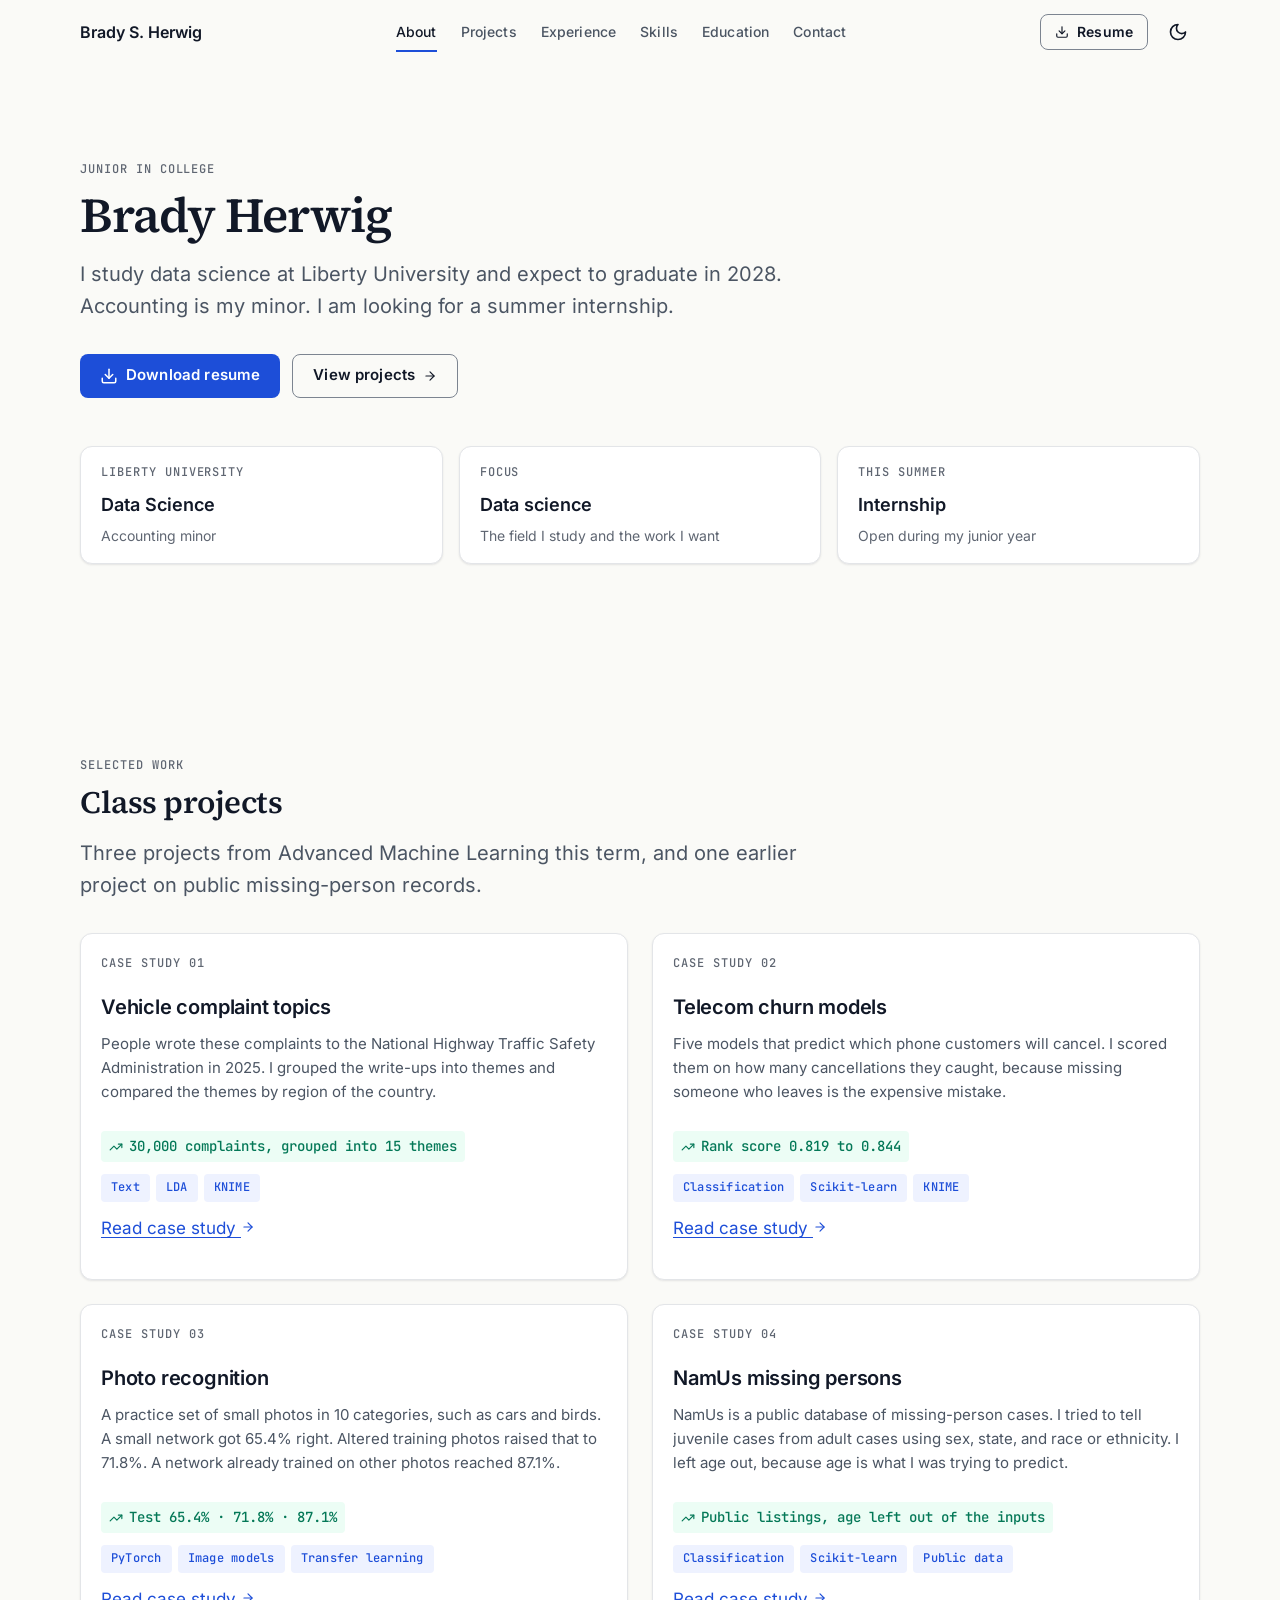
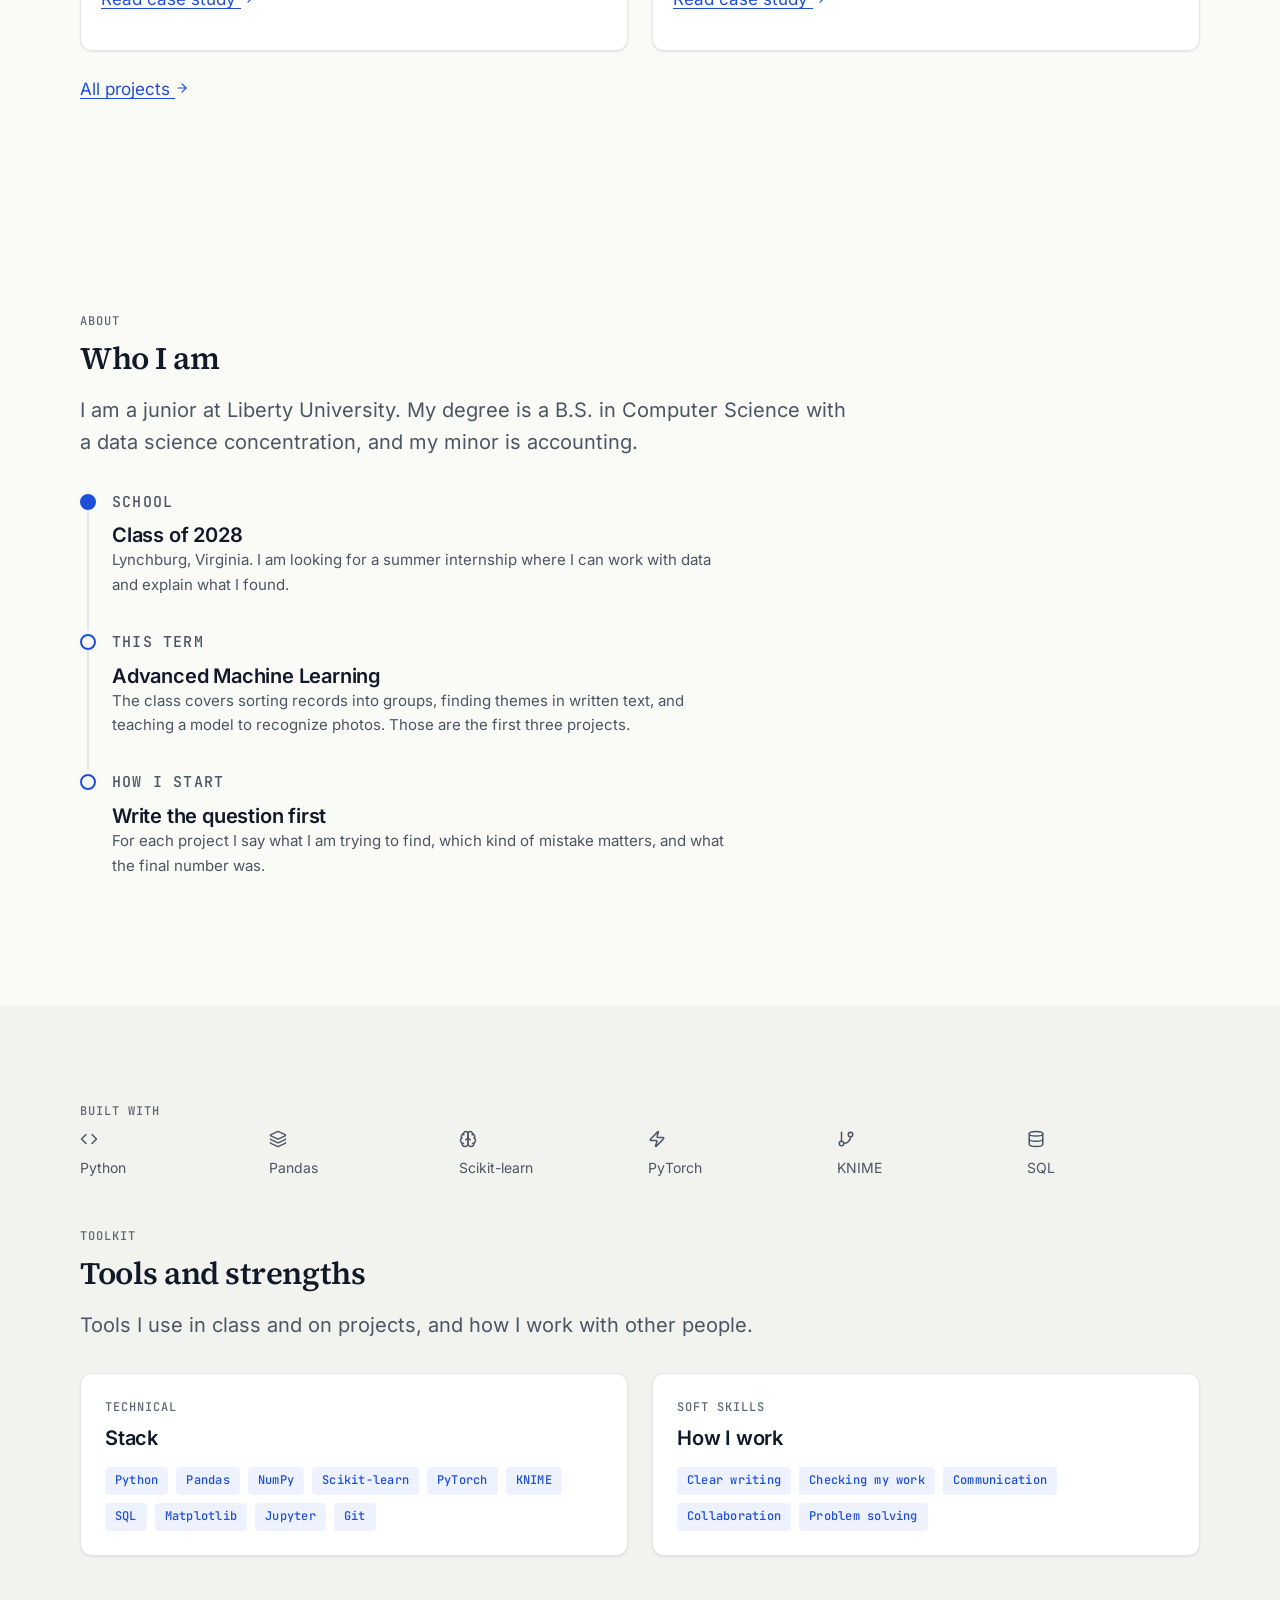
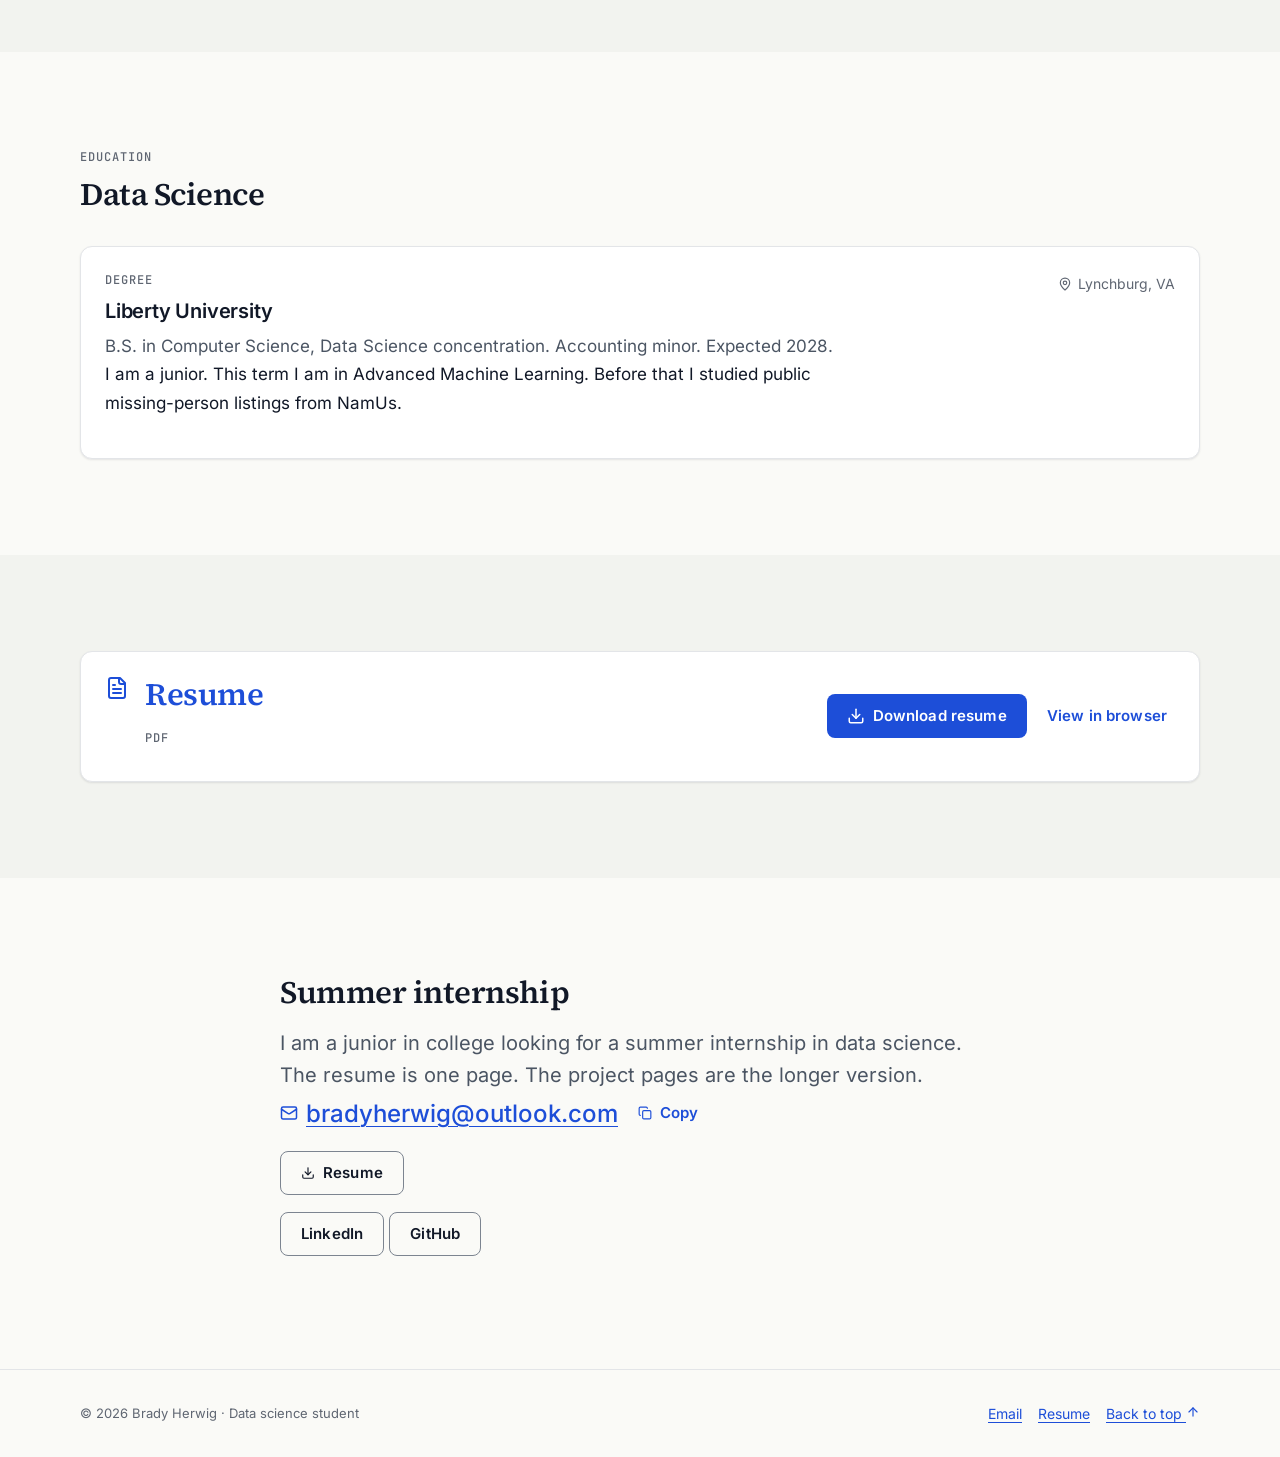
<file: index.html>
<!DOCTYPE html>
<html lang="en">
<head>
  <meta charset="utf-8">
  <meta name="viewport" content="width=device-width, initial-scale=1">
  <title>Brady Herwig | Data Science Student</title>
  <meta name="description" content="Brady Herwig is a junior at Liberty University studying data science, with an accounting minor. He is looking for a summer internship.">
  <link rel="canonical" href="https://bradyherwig.github.io/">
  <meta name="author" content="Brady Herwig">
  <meta name="robots" content="index, follow">
  <meta name="theme-color" content="#FAFAF7" media="(prefers-color-scheme: light)">
  <meta name="theme-color" content="#0B1120" media="(prefers-color-scheme: dark)">
  <meta name="color-scheme" content="light dark">
  <meta property="og:type" content="website">
  <meta property="og:url" content="https://bradyherwig.github.io/">
  <meta property="og:title" content="Brady Herwig | Data Science Student">
  <meta property="og:description" content="Brady Herwig is a junior at Liberty University studying data science, with an accounting minor. He is looking for a summer internship.">
  <meta property="og:image" content="https://bradyherwig.github.io/assets/og.png">
  <meta property="og:image:width" content="1200">
  <meta property="og:image:height" content="630">
  <meta property="og:image:alt" content="Brady Herwig">
  <meta name="twitter:card" content="summary_large_image">
  <link rel="icon" href="favicon.svg" type="image/svg+xml">
  <link rel="icon" href="favicon-32.png" sizes="32x32">
  <link rel="apple-touch-icon" href="apple-touch-icon.png">
  <link rel="preload" href="assets/fonts/inter/inter-latin-400-normal.woff2" as="font" type="font/woff2" crossorigin>
  <link rel="preload" href="assets/fonts/source-serif-4/source-serif-4-latin-600-normal.woff2" as="font" type="font/woff2" crossorigin>
  <link rel="stylesheet" href="assets/fonts/fonts.css">
  <link rel="stylesheet" href="style.css?v=7">
  <script>
    (function () {
      var stored = null;
      try { stored = localStorage.getItem("theme"); } catch (e) {}
      var theme = stored || (window.matchMedia("(prefers-color-scheme: dark)").matches ? "dark" : "light");
      document.documentElement.setAttribute("data-theme", theme);
      document.documentElement.classList.add("js");
    })();
  </script>
  <script type="application/ld+json">
  {"@context":"https://schema.org","@type":"Person","name":"Brady Herwig","url":"https://bradyherwig.github.io/","jobTitle":"Data Science Student","alumniOf":{"@type":"CollegeOrUniversity","name":"Liberty University"},"email":"mailto:bradyherwig@outlook.com"}
  </script>
</head>
<body data-page="home">
  <a class="skip-link" href="#main">Skip to content</a>
  <header class="site-nav" id="site-nav">
    <div class="container nav__inner">
      <a class="wordmark" href="#about">Brady S. Herwig</a>
      <nav class="nav__links" aria-label="Primary">
        <a href="#about">About</a>
        <a href="#projects">Projects</a>
        <a href="#experience">Experience</a>
        <a href="#skills">Skills</a>
        <a href="#education">Education</a>
        <a href="#contact">Contact</a>
      </nav>
      <div class="nav__actions">
        <a class="btn btn--secondary btn--sm" href="resume/HerwigBradyResume.pdf" download="HerwigBradyResume.pdf">
          <span class="icon icon--sm" data-icon="download" aria-hidden="true"></span>
          Resume
        </a>
        <button class="icon-btn" id="theme-toggle" type="button" aria-label="Switch color theme">
          <span class="icon icon--md" data-icon="moon" id="theme-icon" aria-hidden="true"></span>
        </button>
        <button class="nav__menu-btn" id="mobile-menu-btn" type="button" aria-label="Open menu" aria-expanded="false" aria-controls="mobile-menu">
          <span class="icon icon--lg" data-icon="menu" id="menu-icon-open" aria-hidden="true"></span>
          <span class="icon icon--lg" data-icon="x" id="menu-icon-close" aria-hidden="true" hidden></span>
        </button>
      </div>
    </div>
    <div class="nav__mobile" id="mobile-menu" hidden>
      <a href="#about">About</a>
      <a href="#projects">Projects</a>
      <a href="#experience">Experience</a>
      <a href="#skills">Skills</a>
      <a href="#education">Education</a>
      <a href="#contact">Contact</a>
      <a class="btn btn--primary" href="resume/HerwigBradyResume.pdf" download="HerwigBradyResume.pdf">Resume</a>
    </div>
  </header>

  <main id="main">
    <section class="hero" id="about" aria-labelledby="hero-title">
      <div class="container">
        <p class="eyebrow">Junior in college</p>
        <h1 id="hero-title">Brady Herwig</h1>
        <p class="lead">I study data science at Liberty University and expect to graduate in 2028. Accounting is my minor. I am looking for a summer internship.</p>
        <div class="hero__actions">
          <a class="btn btn--primary" href="resume/HerwigBradyResume.pdf" download="HerwigBradyResume.pdf">
            <span class="icon" data-icon="download" aria-hidden="true"></span>
            Download resume
            <span class="sr-only">(PDF)</span>
          </a>
          <a class="btn btn--secondary" href="#projects">
            View projects
            <span class="icon icon--sm" data-icon="arrow-right" aria-hidden="true"></span>
          </a>
        </div>
        <div class="stat-strip">
          <article class="stat-cell">
            <p class="stat-cell__label">Liberty University</p>
            <p class="stat-cell__value">Data Science</p>
            <p class="stat-cell__sub">Accounting minor</p>
          </article>
          <article class="stat-cell">
            <p class="stat-cell__label">Focus</p>
            <p class="stat-cell__value">Data science</p>
            <p class="stat-cell__sub">The field I study and the work I want</p>
          </article>
          <article class="stat-cell">
            <p class="stat-cell__label">This summer</p>
            <p class="stat-cell__value">Internship</p>
            <p class="stat-cell__sub">Open during my junior year</p>
          </article>
        </div>
      </div>
    </section>

    <section class="section" id="projects" aria-labelledby="projects-title">
      <div class="container">
        <div class="section__head">
          <p class="eyebrow">Selected work</p>
          <h2 id="projects-title">Class projects</h2>
          <p class="lede">Three projects from Advanced Machine Learning this term, and one earlier project on public missing-person records.</p>
        </div>
        <div class="project-grid">
          <article class="project-card reveal">
            <p class="eyebrow">Case study 01</p>
            <h3><a href="projects.html#project-nhtsa-complaints">Vehicle complaint topics</a></h3>
            <p class="prose">People wrote these complaints to the National Highway Traffic Safety Administration in 2025. I grouped the write-ups into themes and compared the themes by region of the country.</p>
            <p class="metric"><span class="icon icon--sm" data-icon="trending-up" aria-hidden="true"></span>30,000 complaints, grouped into 15 themes</p>
            <div class="tags">
              <span class="badge">Text</span>
              <span class="badge">LDA</span>
              <span class="badge">KNIME</span>
            </div>
            <p class="card-links"><a href="projects.html#project-nhtsa-complaints">Read case study <span class="icon icon--sm" data-icon="arrow-right" aria-hidden="true"></span></a></p>
          </article>
          <article class="project-card reveal d1">
            <p class="eyebrow">Case study 02</p>
            <h3><a href="projects.html#project-churn-classification">Telecom churn models</a></h3>
            <p class="prose">Five models that predict which phone customers will cancel. I scored them on how many cancellations they caught, because missing someone who leaves is the expensive mistake.</p>
            <p class="metric"><span class="icon icon--sm" data-icon="trending-up" aria-hidden="true"></span>Rank score 0.819 to 0.844</p>
            <div class="tags">
              <span class="badge">Classification</span>
              <span class="badge">Scikit-learn</span>
              <span class="badge">KNIME</span>
            </div>
            <p class="card-links"><a href="projects.html#project-churn-classification">Read case study <span class="icon icon--sm" data-icon="arrow-right" aria-hidden="true"></span></a></p>
          </article>
          <article class="project-card reveal d2">
            <p class="eyebrow">Case study 03</p>
            <h3><a href="projects.html#project-cifar10-cnn">Photo recognition</a></h3>
            <p class="prose">A practice set of small photos in 10 categories, such as cars and birds. A small network got 65.4% right. Altered training photos raised that to 71.8%. A network already trained on other photos reached 87.1%.</p>
            <p class="metric"><span class="icon icon--sm" data-icon="trending-up" aria-hidden="true"></span>Test 65.4% · 71.8% · 87.1%</p>
            <div class="tags">
              <span class="badge">PyTorch</span>
              <span class="badge">Image models</span>
              <span class="badge">Transfer learning</span>
            </div>
            <p class="card-links"><a href="projects.html#project-cifar10-cnn">Read case study <span class="icon icon--sm" data-icon="arrow-right" aria-hidden="true"></span></a></p>
          </article>
          <article class="project-card reveal">
            <p class="eyebrow">Case study 04</p>
            <h3><a href="projects.html#project-namus-missing">NamUs missing persons</a></h3>
            <p class="prose">NamUs is a public database of missing-person cases. I tried to tell juvenile cases from adult cases using sex, state, and race or ethnicity. I left age out, because age is what I was trying to predict.</p>
            <p class="metric"><span class="icon icon--sm" data-icon="trending-up" aria-hidden="true"></span>Public listings, age left out of the inputs</p>
            <div class="tags">
              <span class="badge">Classification</span>
              <span class="badge">Scikit-learn</span>
              <span class="badge">Public data</span>
            </div>
            <p class="card-links"><a href="projects.html#project-namus-missing">Read case study <span class="icon icon--sm" data-icon="arrow-right" aria-hidden="true"></span></a></p>
          </article>
        </div>
        <p class="card-links" style="margin-top: 24px;"><a href="projects.html">All projects <span class="icon icon--sm" data-icon="arrow-right" aria-hidden="true"></span></a></p>
      </div>
    </section>

    <section class="section" id="experience" aria-labelledby="experience-title">
      <div class="container">
        <div class="section__head">
          <p class="eyebrow">About</p>
          <h2 id="experience-title">Who I am</h2>
          <p class="lede">I am a junior at Liberty University. My degree is a B.S. in Computer Science with a data science concentration, and my minor is accounting.</p>
        </div>
        <ol class="timeline">
          <li class="reveal">
            <p class="eyebrow">School</p>
            <h3>Class of 2028</h3>
            <p>Lynchburg, Virginia. I am looking for a summer internship where I can work with data and explain what I found.</p>
          </li>
          <li class="reveal d1">
            <p class="eyebrow">This term</p>
            <h3>Advanced Machine Learning</h3>
            <p>The class covers sorting records into groups, finding themes in written text, and teaching a model to recognize photos. Those are the first three projects.</p>
          </li>
          <li class="reveal d2">
            <p class="eyebrow">How I start</p>
            <h3>Write the question first</h3>
            <p>For each project I say what I am trying to find, which kind of mistake matters, and what the final number was.</p>
          </li>
        </ol>
      </div>
    </section>

    <section class="section band" id="skills" aria-labelledby="skills-title">
      <div class="container">
        <p class="eyebrow">Built with</p>
        <ul class="tool-row" role="list">
          <li><span class="icon" data-icon="code" aria-hidden="true"></span>Python</li>
          <li><span class="icon" data-icon="layers" aria-hidden="true"></span>Pandas</li>
          <li><span class="icon" data-icon="brain" aria-hidden="true"></span>Scikit-learn</li>
          <li><span class="icon" data-icon="zap" aria-hidden="true"></span>PyTorch</li>
          <li><span class="icon" data-icon="git-branch" aria-hidden="true"></span>KNIME</li>
          <li><span class="icon" data-icon="database" aria-hidden="true"></span>SQL</li>
        </ul>
        <div class="section__head section__head--follow">
          <p class="eyebrow">Toolkit</p>
          <h2 id="skills-title">Tools and strengths</h2>
          <p class="lede">Tools I use in class and on projects, and how I work with other people.</p>
        </div>
        <div class="skill-groups">
          <div class="skill-card reveal">
            <p class="eyebrow">Technical</p>
            <h3>Stack</h3>
            <div id="tech-skills" class="skill-list"></div>
          </div>
          <div class="skill-card reveal d1">
            <p class="eyebrow">Soft skills</p>
            <h3>How I work</h3>
            <div id="soft-skills" class="skill-list"></div>
          </div>
        </div>
      </div>
    </section>

    <section class="section" id="education" aria-labelledby="education-title">
      <div class="container">
        <div class="section__head">
          <p class="eyebrow">Education</p>
          <h2 id="education-title">Data Science</h2>
        </div>
        <article class="edu-card reveal">
          <div class="edu-card__top">
            <div>
              <p class="eyebrow">Degree</p>
              <h3>Liberty University</h3>
              <p class="edu-meta">B.S. in Computer Science, Data Science concentration. Accounting minor. Expected 2028.</p>
            </div>
            <div class="edu-card__aside">
              <p class="place"><span class="icon icon--sm" data-icon="map-pin" aria-hidden="true"></span>Lynchburg, VA</p>
            </div>
          </div>
          <p>I am a junior. This term I am in Advanced Machine Learning. Before that I studied public missing-person listings from NamUs.</p>
        </article>
      </div>
    </section>

    <section class="section band" id="resume" aria-labelledby="resume-title">
      <div class="container">
        <article class="resume-card">
          <div class="resume-card__id">
            <span class="icon icon--lg" data-icon="file-text" aria-hidden="true"></span>
            <div>
              <h2 id="resume-title">Resume</h2>
              <p class="eyebrow">PDF</p>
            </div>
          </div>
          <div class="resume-card__actions">
            <a class="btn btn--primary" href="resume/HerwigBradyResume.pdf" download="HerwigBradyResume.pdf">
              <span class="icon" data-icon="download" aria-hidden="true"></span>
              Download resume
              <span class="sr-only">(PDF)</span>
            </a>
            <a class="btn btn--ghost" href="resume/HerwigBradyResume.pdf">View in browser</a>
          </div>
        </article>
      </div>
    </section>

    <section class="section" id="contact" aria-labelledby="contact-title">
      <div class="container container--narrow">
        <h2 id="contact-title">Summer internship</h2>
        <p class="lede">I am a junior in college looking for a summer internship in data science. The resume is one page. The project pages are the longer version.</p>
        <div class="contact-row">
          <a class="contact-mail" href="mailto:bradyherwig@outlook.com">
            <span class="icon" data-icon="mail" aria-hidden="true"></span>
            bradyherwig@outlook.com
          </a>
          <button class="btn btn--ghost" id="copy-email" type="button">
            <span class="icon icon--sm" data-icon="copy" id="copy-icon" aria-hidden="true"></span>
            Copy
          </button>
          <p class="sr-only" id="copy-status" aria-live="polite"></p>
        </div>
        <p>
          <a class="btn btn--secondary" href="resume/HerwigBradyResume.pdf" download="HerwigBradyResume.pdf">
            <span class="icon icon--sm" data-icon="download" aria-hidden="true"></span>
            Resume
          </a>
        </p>
        <p class="profile-slots">
          <a class="profile-link btn btn--secondary" data-slot="linkedin" hidden href="">LinkedIn</a>
          <a class="profile-link btn btn--secondary" data-slot="github" hidden href="">GitHub</a>
        </p>
      </div>
    </section>
  </main>

  <footer class="site-footer">
    <div class="container footer__row">
      <p class="footer__copy">© <span id="year">2026</span> Brady Herwig · Data science student</p>
      <div class="footer__links">
        <a href="mailto:bradyherwig@outlook.com">Email</a>
        <a href="resume/HerwigBradyResume.pdf" download="HerwigBradyResume.pdf">Resume</a>
        <a href="#about">Back to top <span class="icon icon--sm" data-icon="arrow-up" aria-hidden="true"></span></a>
        <a class="profile-link" data-slot="linkedin" hidden href="">LinkedIn</a>
        <a class="profile-link" data-slot="github" hidden href="">GitHub</a>
      </div>
    </div>
  </footer>
  <script src="script.js?v=7" defer></script>
</body>
</html>
</file>
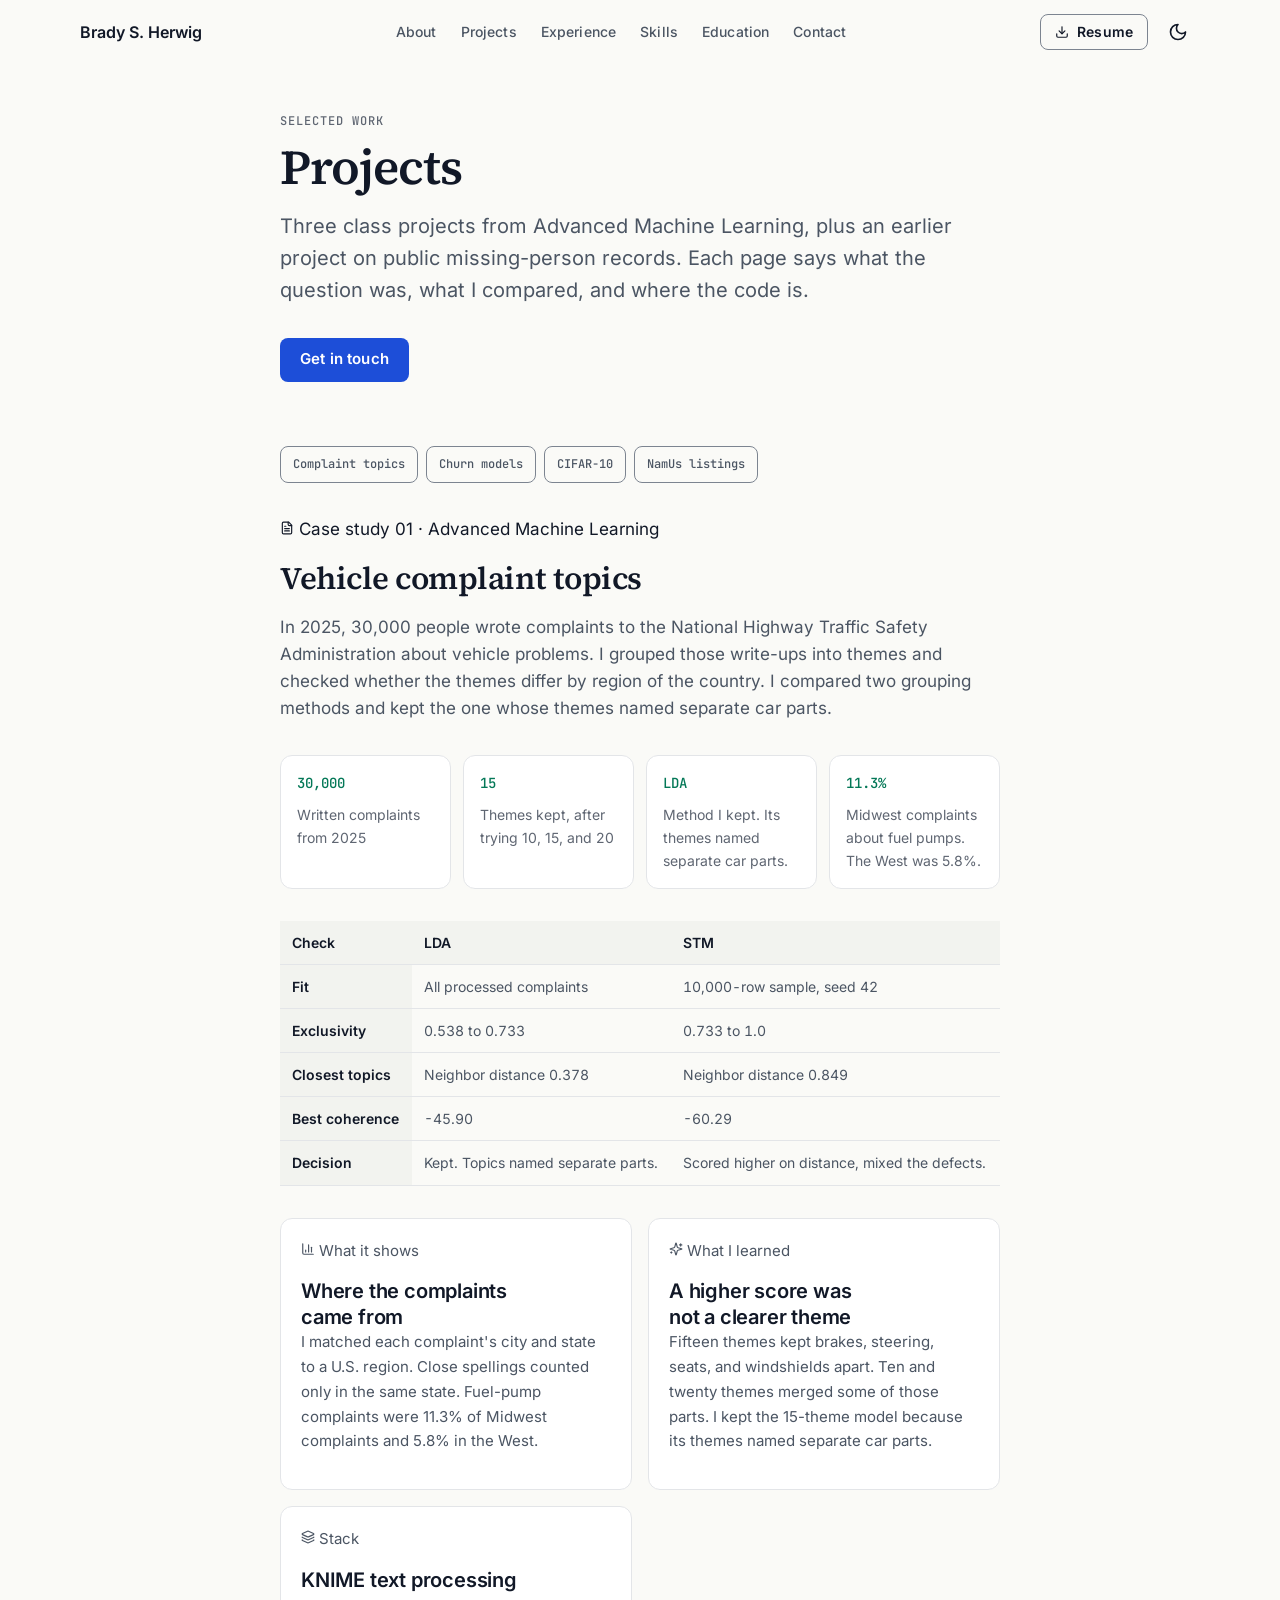
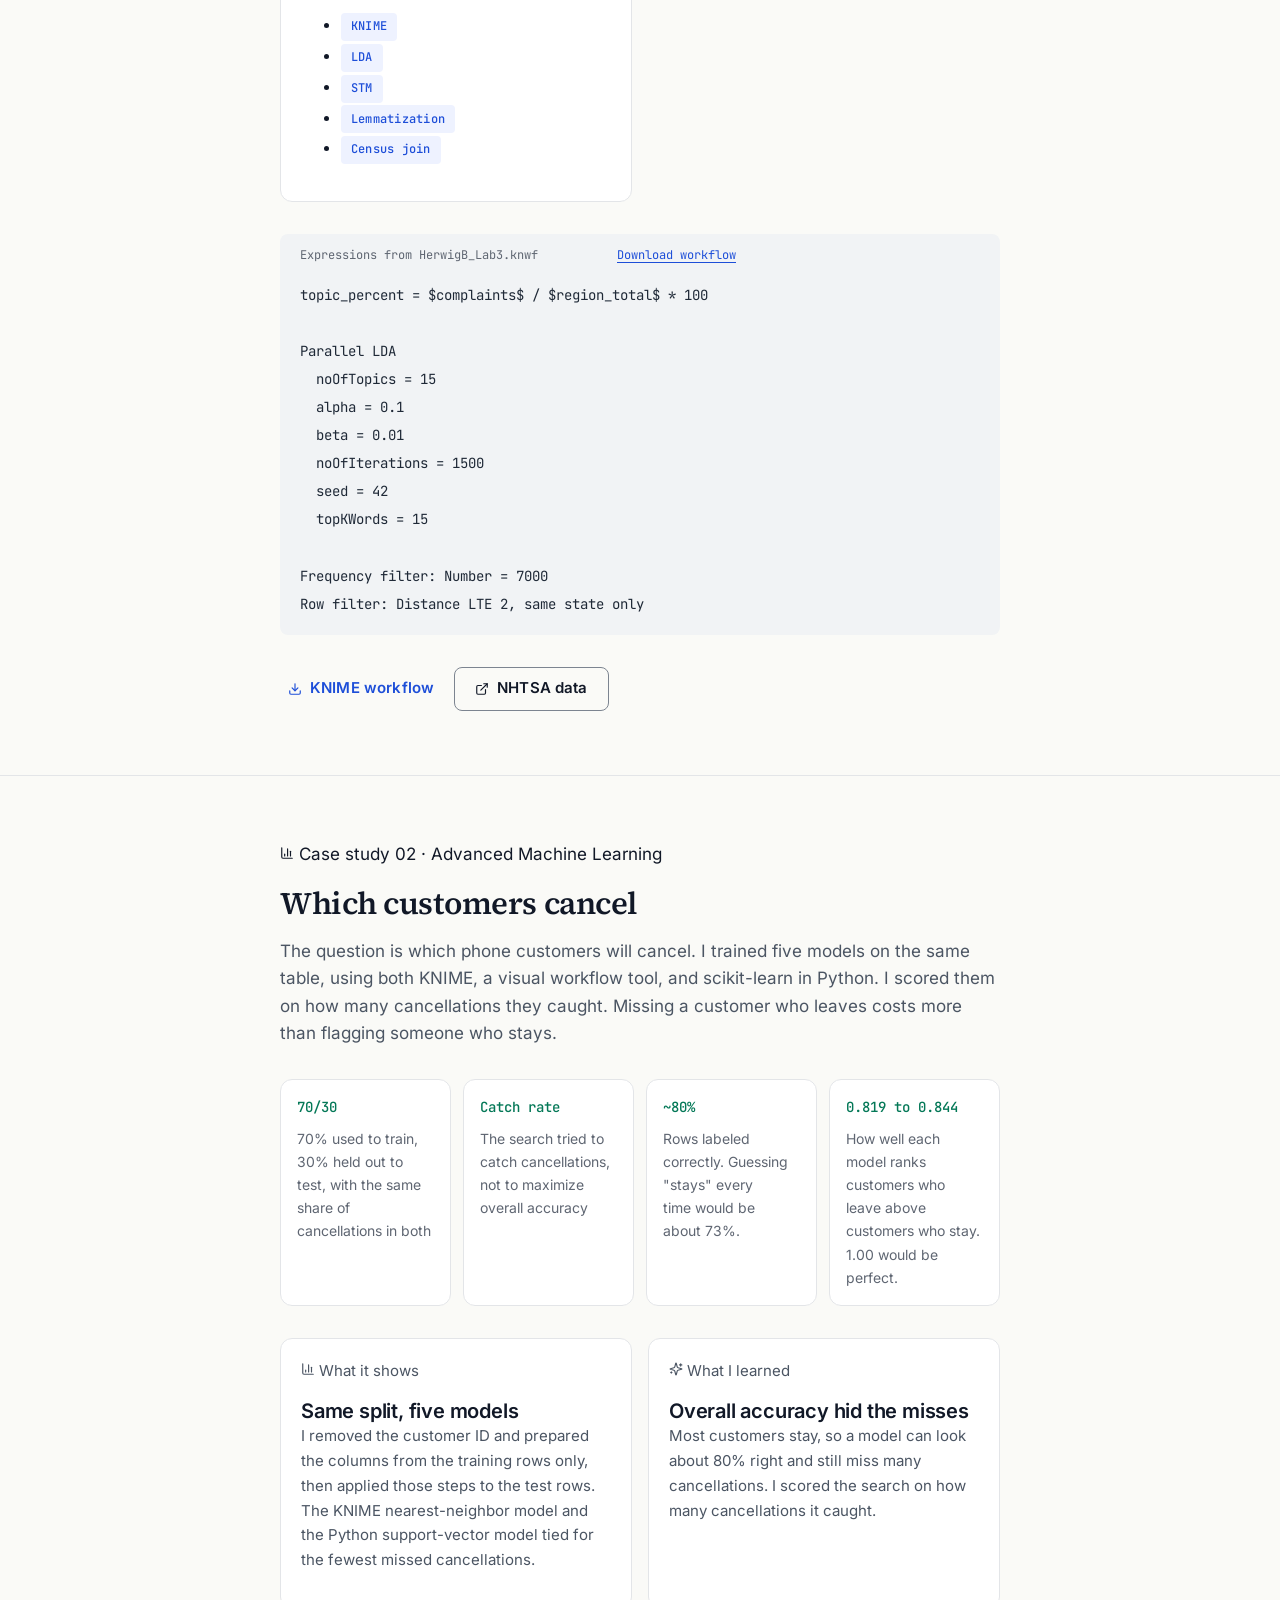
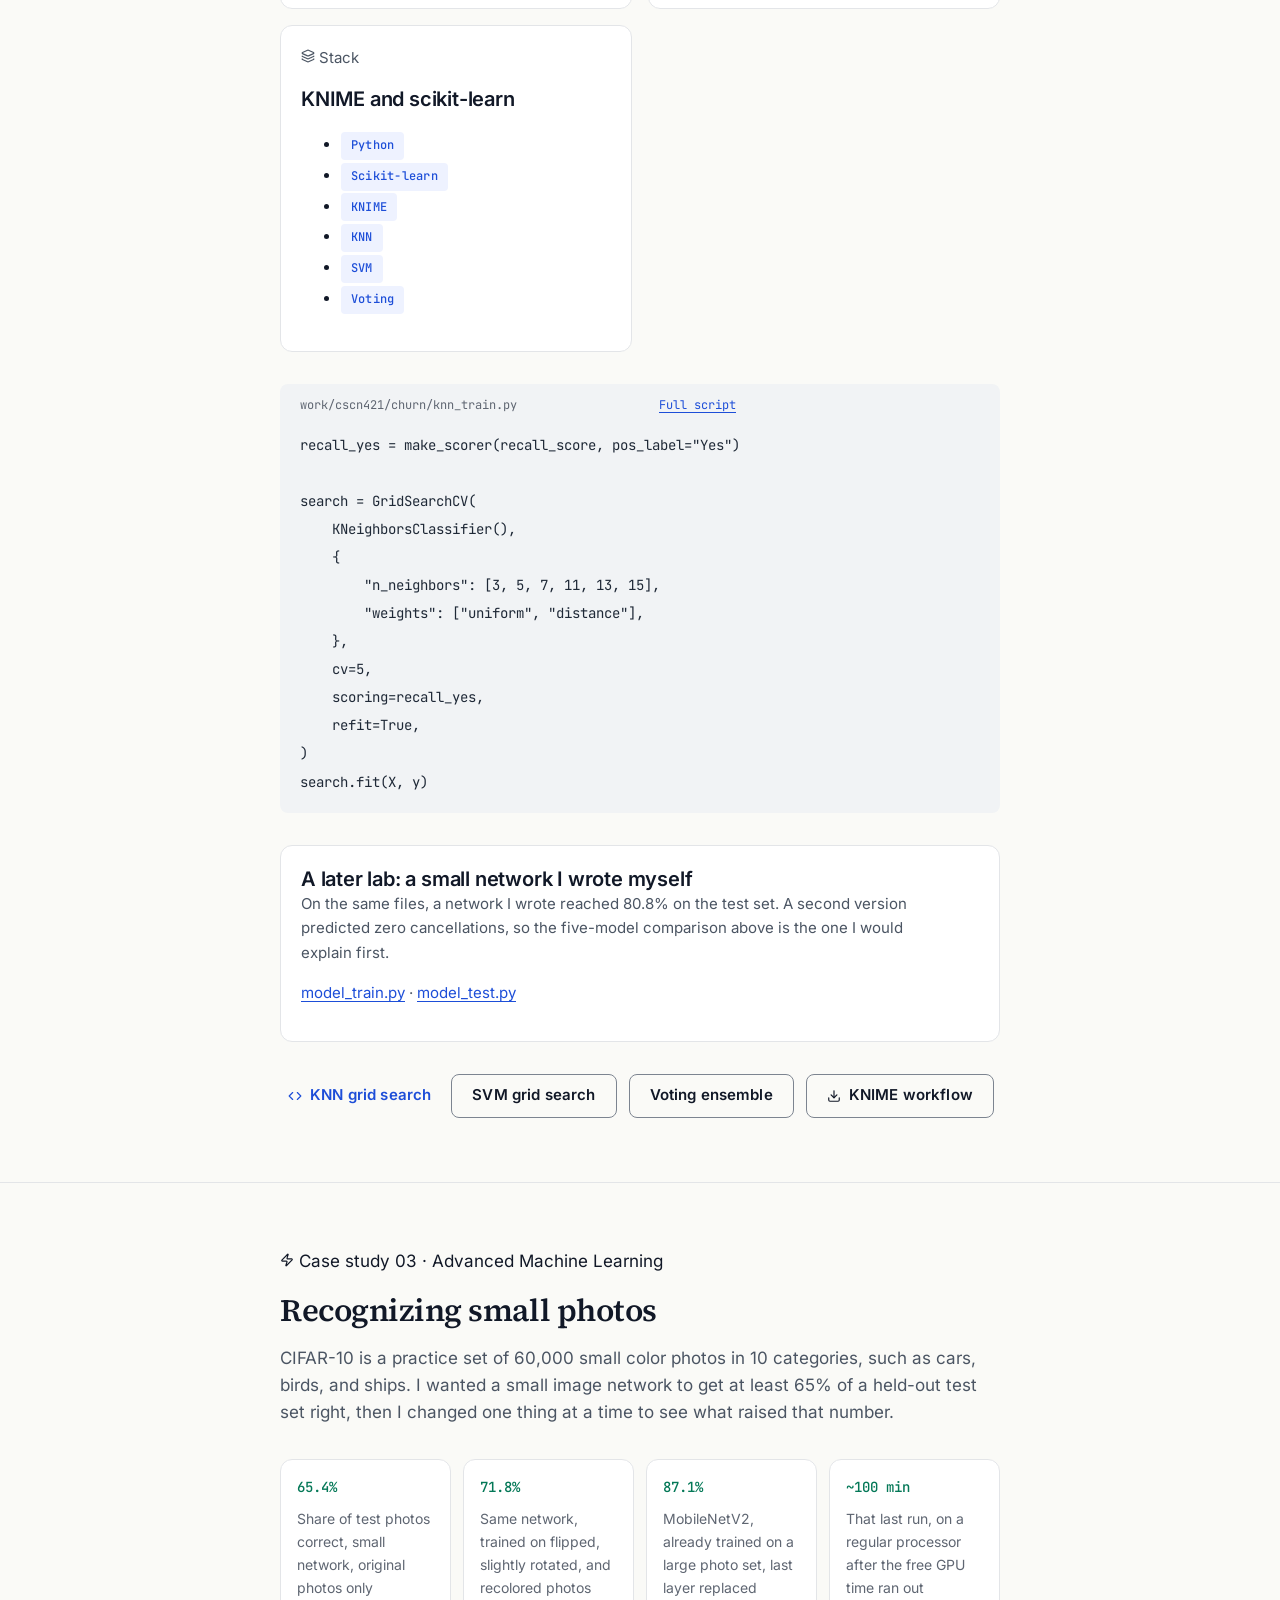
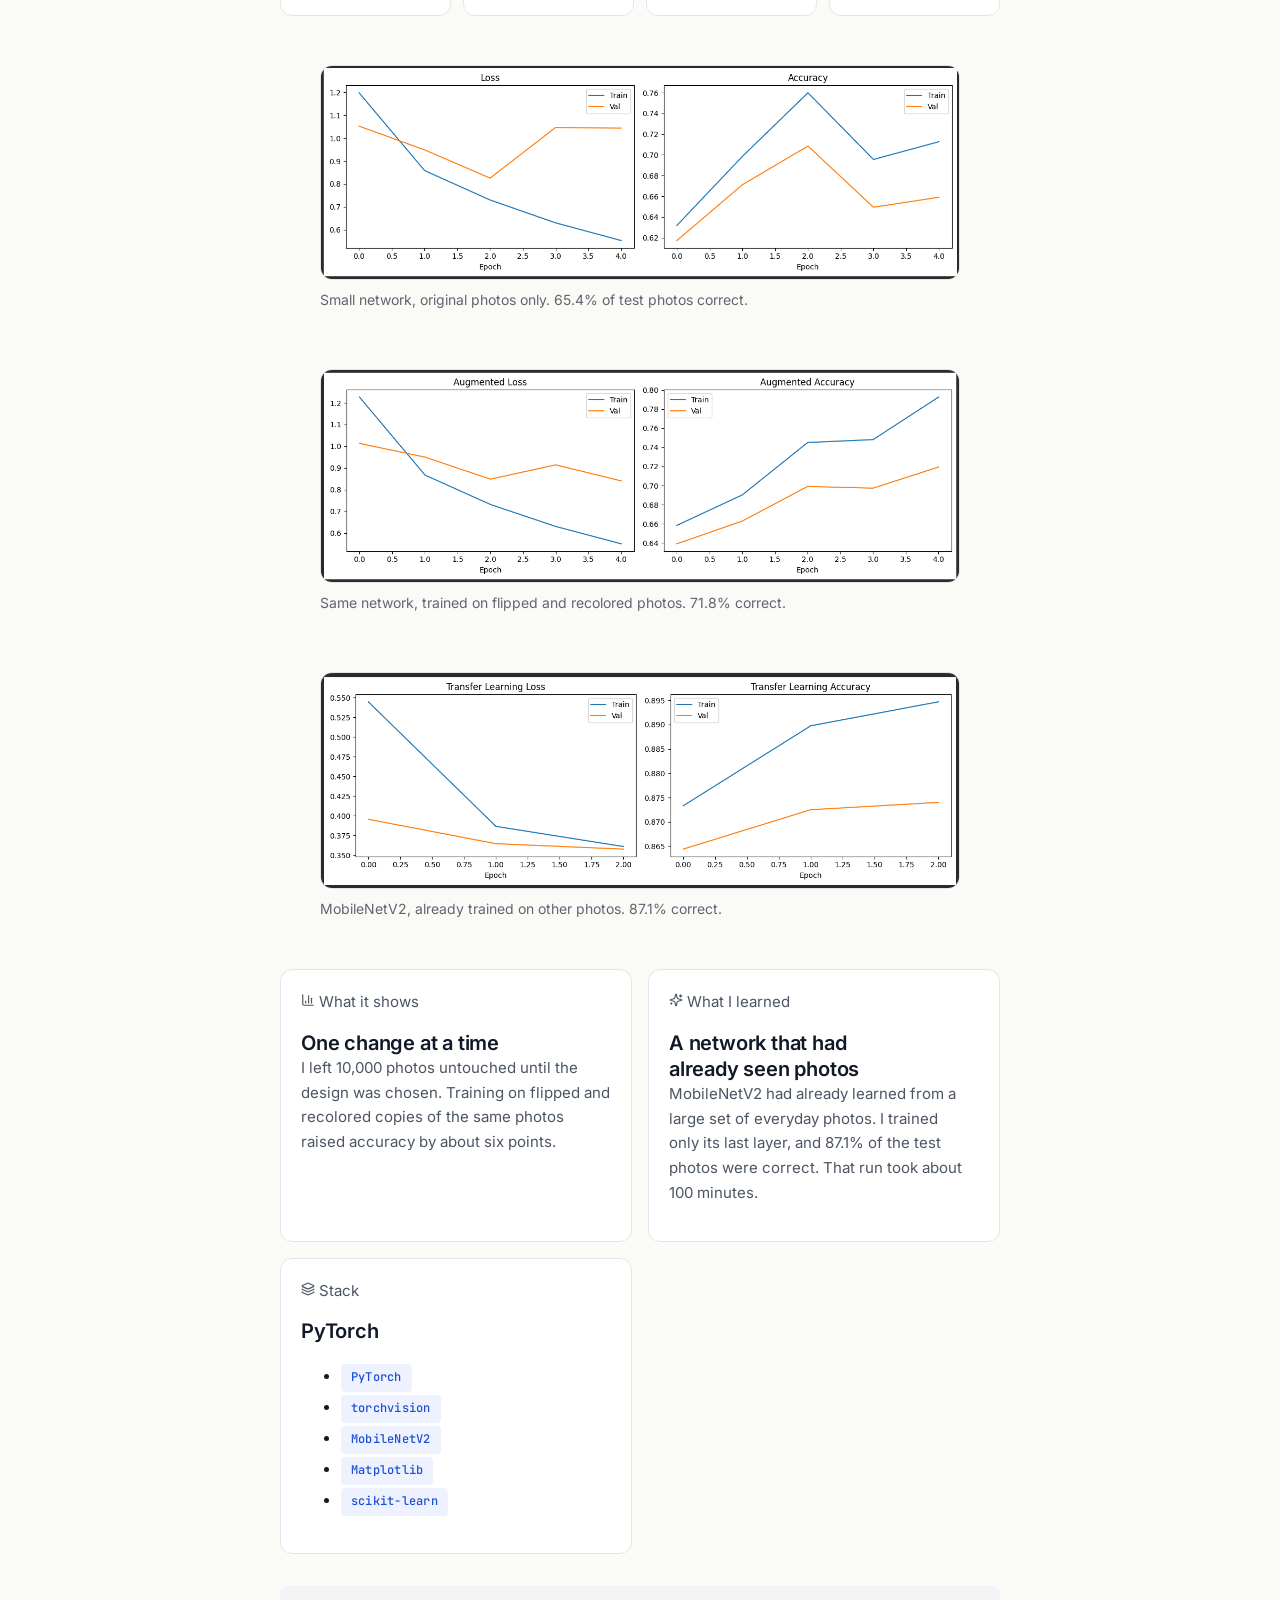
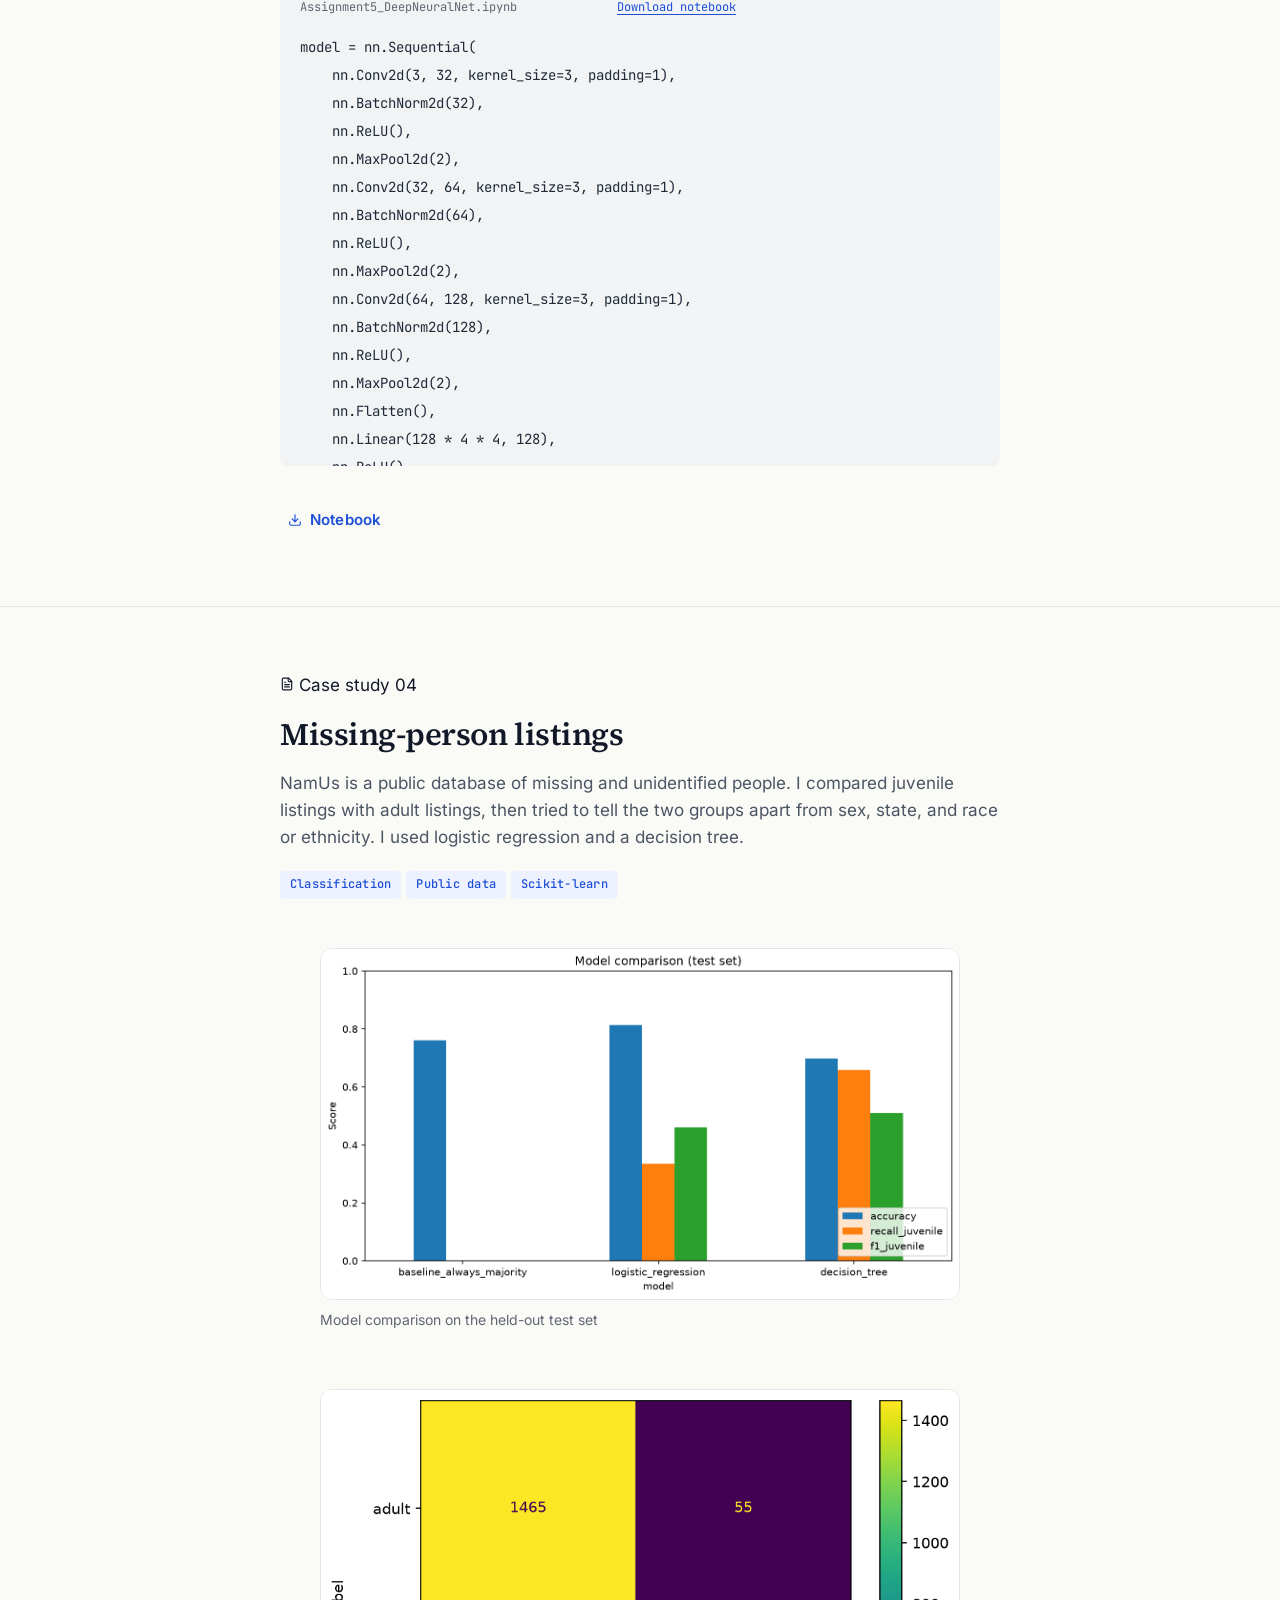
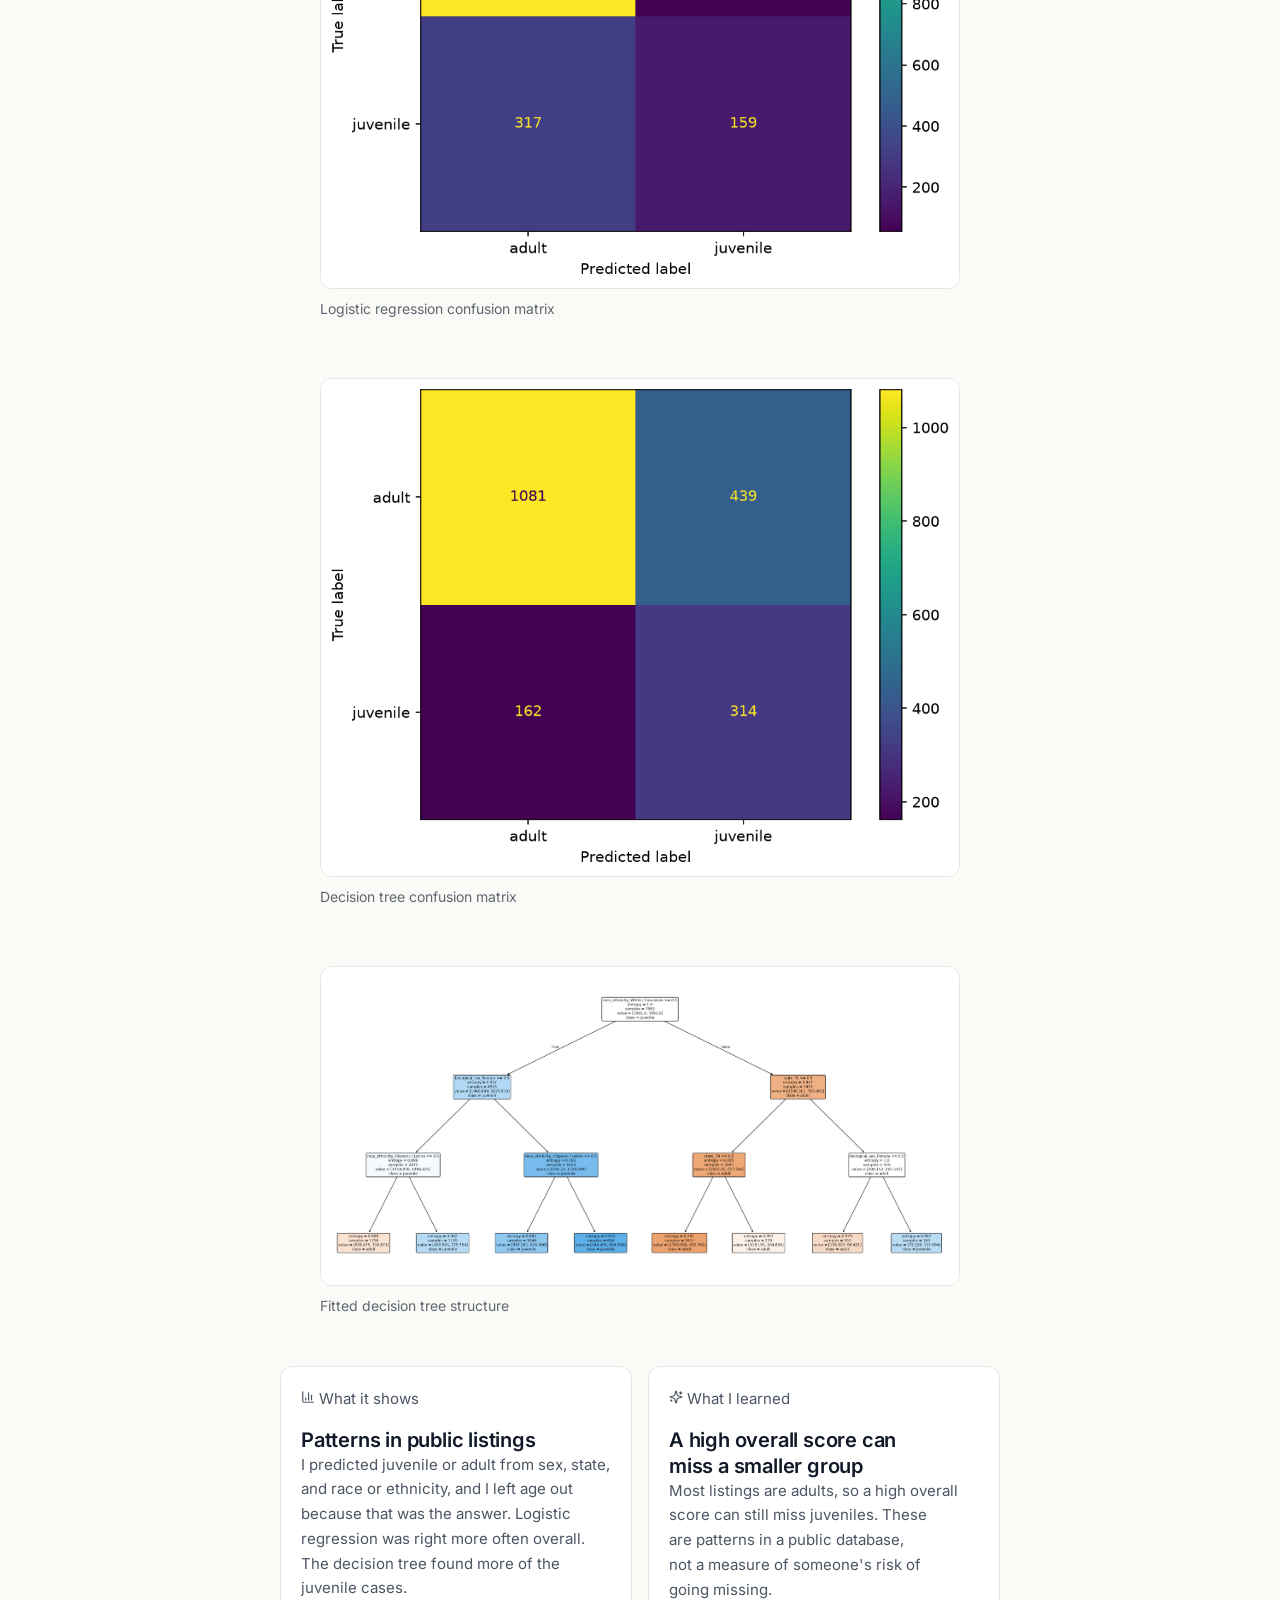
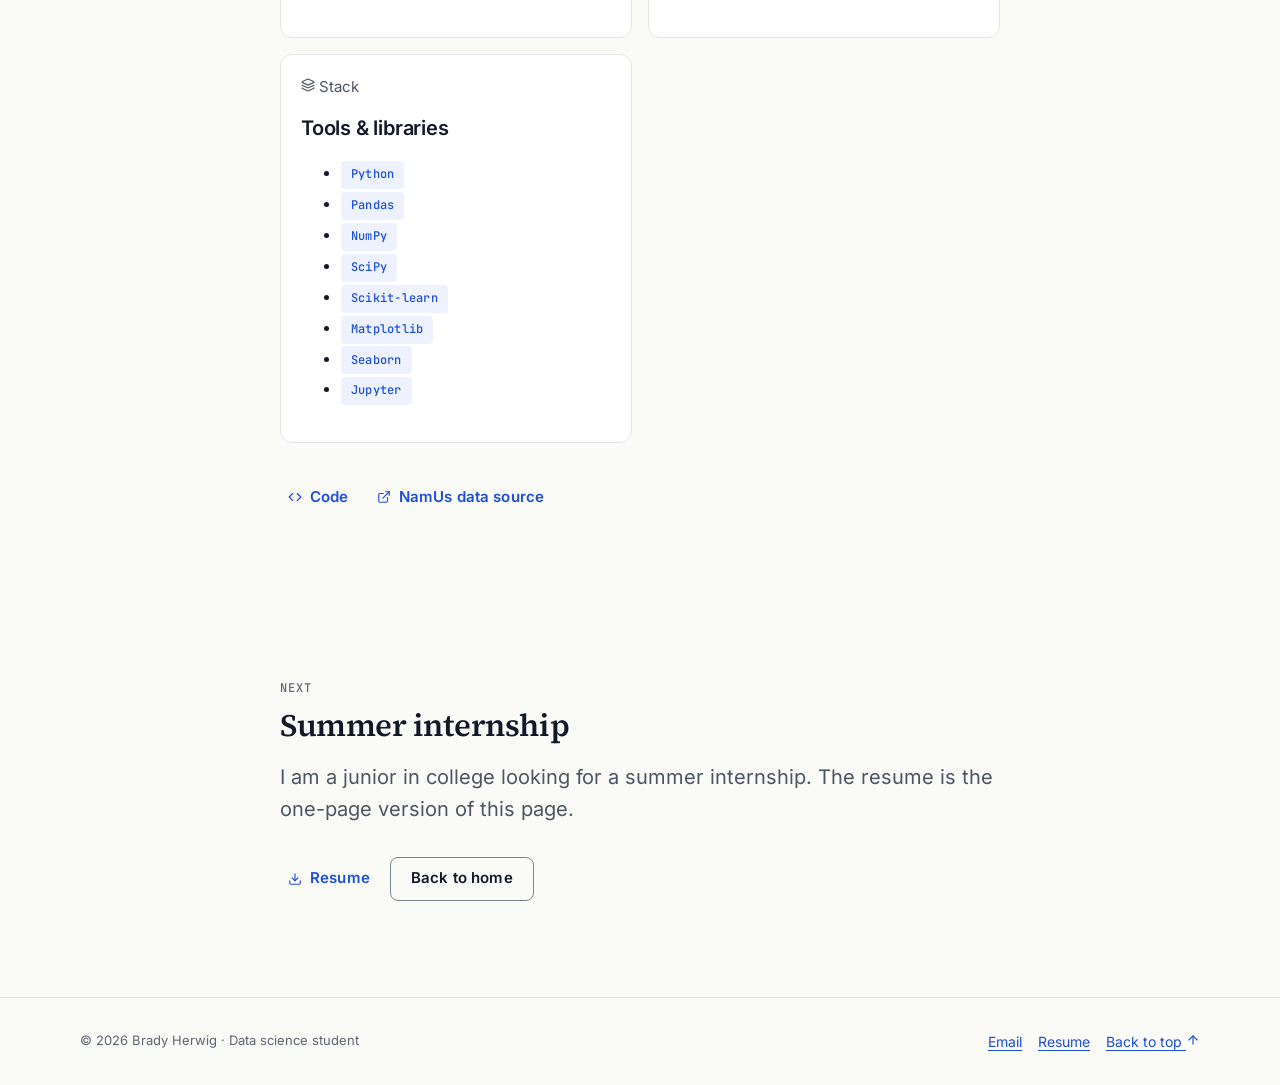
<file: projects.html>
<!DOCTYPE html>
<html lang="en">
<head>
  <meta charset="utf-8">
  <meta name="viewport" content="width=device-width, initial-scale=1">
  <title>Brady Herwig | Projects</title>
  <meta name="description" content="Class projects by Brady Herwig, a junior studying data science at Liberty University: vehicle complaints, customer cancellations, photo recognition, and missing-person listings.">
  <link rel="canonical" href="https://bradyherwig.github.io/projects.html">
  <meta name="author" content="Brady Herwig">
  <meta name="robots" content="index, follow">
  <meta name="theme-color" content="#FAFAF7" media="(prefers-color-scheme: light)">
  <meta name="theme-color" content="#0B1120" media="(prefers-color-scheme: dark)">
  <meta name="color-scheme" content="light dark">
  <meta property="og:type" content="website">
  <meta property="og:url" content="https://bradyherwig.github.io/projects.html">
  <meta property="og:title" content="Brady Herwig | Projects">
  <meta property="og:description" content="Class projects by Brady Herwig, a junior studying data science at Liberty University: vehicle complaints, customer cancellations, photo recognition, and missing-person listings.">
  <meta property="og:image" content="https://bradyherwig.github.io/assets/og.png">
  <meta property="og:image:width" content="1200">
  <meta property="og:image:height" content="630">
  <meta property="og:image:alt" content="Brady Herwig">
  <meta name="twitter:card" content="summary_large_image">
  <link rel="icon" href="favicon.svg" type="image/svg+xml">
  <link rel="icon" href="favicon-32.png" sizes="32x32">
  <link rel="apple-touch-icon" href="apple-touch-icon.png">
  <link rel="preload" href="assets/fonts/inter/inter-latin-400-normal.woff2" as="font" type="font/woff2" crossorigin>
  <link rel="preload" href="assets/fonts/source-serif-4/source-serif-4-latin-600-normal.woff2" as="font" type="font/woff2" crossorigin>
  <link rel="stylesheet" href="assets/fonts/fonts.css">
  <link rel="stylesheet" href="style.css?v=7">
  <script>
    (function () {
      var stored = null;
      try { stored = localStorage.getItem("theme"); } catch (e) {}
      var theme = stored || (window.matchMedia("(prefers-color-scheme: dark)").matches ? "dark" : "light");
      document.documentElement.setAttribute("data-theme", theme);
      document.documentElement.classList.add("js");
    })();
  </script>
</head>
<body data-page="projects">
  <a class="skip-link" href="#main">Skip to content</a>
  <header class="site-nav" id="site-nav">
    <div class="container nav__inner">
      <a class="wordmark" href="index.html#about">Brady S. Herwig</a>
      <nav class="nav__links" aria-label="Primary">
        <a href="index.html#about">About</a>
        <a href="projects.html" aria-current="page">Projects</a>
        <a href="index.html#experience">Experience</a>
        <a href="index.html#skills">Skills</a>
        <a href="index.html#education">Education</a>
        <a href="index.html#contact">Contact</a>
      </nav>
      <div class="nav__actions">
        <a class="btn btn--secondary btn--sm" href="resume/HerwigBradyResume.pdf" download="HerwigBradyResume.pdf">
          <span class="icon icon--sm" data-icon="download" aria-hidden="true"></span>
          Resume
        </a>
        <button class="icon-btn" id="theme-toggle" type="button" aria-label="Switch color theme">
          <span class="icon icon--md" data-icon="moon" id="theme-icon" aria-hidden="true"></span>
        </button>
        <button class="nav__menu-btn" id="mobile-menu-btn" type="button" aria-label="Open menu" aria-expanded="false" aria-controls="mobile-menu">
          <span class="icon icon--lg" data-icon="menu" id="menu-icon-open" aria-hidden="true"></span>
          <span class="icon icon--lg" data-icon="x" id="menu-icon-close" aria-hidden="true" hidden></span>
        </button>
      </div>
    </div>
    <div class="nav__mobile" id="mobile-menu" hidden>
      <a href="index.html#about">About</a>
      <a href="projects.html">Projects</a>
      <a href="index.html#experience">Experience</a>
      <a href="index.html#skills">Skills</a>
      <a href="index.html#education">Education</a>
      <a href="index.html#contact">Contact</a>
      <a class="btn btn--primary" href="resume/HerwigBradyResume.pdf" download="HerwigBradyResume.pdf">Resume</a>
    </div>
  </header>

  <main id="main">
    <header class="page-hero">
      <div class="container container--narrow">
        <p class="eyebrow">Selected work</p>
        <h1>Projects</h1>
        <p class="lead">
          Three class projects from Advanced Machine Learning, plus an earlier project on public missing-person records. Each page says what the question was, what I compared, and where the code is.
        </p>
        <div class="hero__actions">
          <a class="btn btn--primary" href="index.html#contact">Get in touch</a>
        </div>
      </div>
    </header>

    <div class="shell" id="project-jump" hidden>
      <nav class="jump project-jump-nav" aria-label="Project sections"></nav>
    </div>

    <div id="project-list">
      <article
        id="project-nhtsa-complaints"
        class="case project-showcase"
        data-title="Complaint topics"
        aria-labelledby="project-nhtsa-title"
      >
        <div class="shell">
          <header class="reveal">
            <p class="glass-card__label">
              <span class="icon icon--sm" data-icon="file-text" aria-hidden="true"></span>
              Case study 01 · Advanced Machine Learning
            </p>
            <h2 class="case__title" id="project-nhtsa-title">Vehicle complaint topics</h2>
            <p class="case__summary">
              In 2025, 30,000 people wrote complaints to the National Highway Traffic Safety Administration about vehicle problems. I grouped those write-ups into themes and checked whether the themes differ by region of the country. I compared two grouping methods and kept the one whose themes named separate car parts.
            </p>
          </header>

          <div class="stat-row reveal d1">
            <div class="stat">
              <p class="stat__value">30,000</p>
              <p class="stat__label">Written complaints from 2025</p>
            </div>
            <div class="stat">
              <p class="stat__value">15</p>
              <p class="stat__label">Themes kept, after trying 10, 15, and 20</p>
            </div>
            <div class="stat">
              <p class="stat__value">LDA</p>
              <p class="stat__label">Method I kept. Its themes named separate car parts.</p>
            </div>
            <div class="stat">
              <p class="stat__value">11.3%</p>
              <p class="stat__label">Midwest complaints about fuel pumps. The West was 5.8%.</p>
            </div>
          </div>

          <div class="table-wrap reveal d2">
            <table class="result-table">
              <caption class="sr-only">LDA and STM topic-model comparison</caption>
              <thead>
                <tr>
                  <th scope="col">Check</th>
                  <th scope="col">LDA</th>
                  <th scope="col">STM</th>
                </tr>
              </thead>
              <tbody>
                <tr>
                  <th scope="row">Fit</th>
                  <td>All processed complaints</td>
                  <td>10,000-row sample, seed 42</td>
                </tr>
                <tr>
                  <th scope="row">Exclusivity</th>
                  <td>0.538 to 0.733</td>
                  <td>0.733 to 1.0</td>
                </tr>
                <tr>
                  <th scope="row">Closest topics</th>
                  <td>Neighbor distance 0.378</td>
                  <td>Neighbor distance 0.849</td>
                </tr>
                <tr>
                  <th scope="row">Best coherence</th>
                  <td>-45.90</td>
                  <td>-60.29</td>
                </tr>
                <tr>
                  <th scope="row">Decision</th>
                  <td>Kept. Topics named separate parts.</td>
                  <td>Scored higher on distance, mixed the defects.</td>
                </tr>
              </tbody>
            </table>
          </div>

          <div class="case-grid">
            <section class="glass-card case-col reveal d1" aria-labelledby="nhtsa-shows">
              <p class="glass-card__label">
                <span class="icon icon--sm" data-icon="chart-column" aria-hidden="true"></span>
                What it shows
              </p>
              <h3 id="nhtsa-shows">Where the complaints came from</h3>
              <p>
                I matched each complaint's city and state to a U.S. region. Close spellings counted only in the same state. Fuel-pump complaints were 11.3% of Midwest complaints and 5.8% in the West.
              </p>
            </section>
            <section class="glass-card case-col reveal d2" aria-labelledby="nhtsa-learned">
              <p class="glass-card__label">
                <span class="icon icon--sm" data-icon="sparkles" aria-hidden="true"></span>
                What I learned
              </p>
              <h3 id="nhtsa-learned">A higher score was not a clearer theme</h3>
              <p>
                Fifteen themes kept brakes, steering, seats, and windshields apart. Ten and twenty themes merged some of those parts. I kept the 15-theme model because its themes named separate car parts.
              </p>
            </section>
            <section class="glass-card case-col reveal d3" aria-labelledby="nhtsa-tools">
              <p class="glass-card__label">
                <span class="icon icon--sm" data-icon="layers" aria-hidden="true"></span>
                Stack
              </p>
              <h3 id="nhtsa-tools">KNIME text processing</h3>
              <ul>
                <li><span class="badge">KNIME</span></li>
                <li><span class="badge">LDA</span></li>
                <li><span class="badge">STM</span></li>
                <li><span class="badge">Lemmatization</span></li>
                <li><span class="badge">Census join</span></li>
              </ul>
            </section>
          </div>

          <div class="code-block reveal">
            <p class="code-block__bar">
              <span>Expressions from HerwigB_Lab3.knwf</span>
              <a href="work/cscn421/nhtsa/HerwigB_Lab3.knwf" download="HerwigB_Lab3.knwf">Download workflow</a>
            </p>
            <pre><code>topic_percent = $complaints$ / $region_total$ * 100

Parallel LDA
  noOfTopics = 15
  alpha = 0.1
  beta = 0.01
  noOfIterations = 1500
  seed = 42
  topKWords = 15

Frequency filter: Number = 7000
Row filter: Distance LTE 2, same state only</code></pre>
          </div>

          <div class="btn-row reveal">
            <a class="btn btn--ghost" href="work/cscn421/nhtsa/HerwigB_Lab3.knwf" download="HerwigB_Lab3.knwf">
              <span class="icon icon--sm" data-icon="download" aria-hidden="true"></span>
              KNIME workflow
            </a>
            <a class="btn btn--outline" href="https://www.nhtsa.gov/nhtsa-datasets-and-apis" target="_blank" rel="noopener noreferrer">
              <span class="icon icon--sm" data-icon="external-link" aria-hidden="true"></span>
              NHTSA data
            </a>
          </div>
        </div>
      </article>

      <article
        id="project-churn-classification"
        class="case project-showcase"
        data-title="Churn models"
        aria-labelledby="project-churn-title"
      >
        <div class="shell">
          <header class="reveal">
            <p class="glass-card__label">
              <span class="icon icon--sm" data-icon="chart-column" aria-hidden="true"></span>
              Case study 02 · Advanced Machine Learning
            </p>
            <h2 class="case__title" id="project-churn-title">Which customers cancel</h2>
            <p class="case__summary">
              The question is which phone customers will cancel. I trained five models on the same table, using both KNIME, a visual workflow tool, and scikit-learn in Python. I scored them on how many cancellations they caught. Missing a customer who leaves costs more than flagging someone who stays.
            </p>
          </header>

          <div class="stat-row reveal d1">
            <div class="stat">
              <p class="stat__value">70/30</p>
              <p class="stat__label">70% used to train, 30% held out to test, with the same share of cancellations in both</p>
            </div>
            <div class="stat">
              <p class="stat__value">Catch rate</p>
              <p class="stat__label">The search tried to catch cancellations, not to maximize overall accuracy</p>
            </div>
            <div class="stat">
              <p class="stat__value">~80%</p>
              <p class="stat__label">Rows labeled correctly. Guessing "stays" every time would be about 73%.</p>
            </div>
            <div class="stat">
              <p class="stat__value">0.819 to 0.844</p>
              <p class="stat__label">How well each model ranks customers who leave above customers who stay. 1.00 would be perfect.</p>
            </div>
          </div>

          <div class="case-grid">
            <section class="glass-card case-col reveal d1" aria-labelledby="churn-shows">
              <p class="glass-card__label">
                <span class="icon icon--sm" data-icon="chart-column" aria-hidden="true"></span>
                What it shows
              </p>
              <h3 id="churn-shows">Same split, five models</h3>
              <p>
                I removed the customer ID and prepared the columns from the training rows only, then applied those steps to the test rows. The KNIME nearest-neighbor model and the Python support-vector model tied for the fewest missed cancellations.
              </p>
            </section>
            <section class="glass-card case-col reveal d2" aria-labelledby="churn-learned">
              <p class="glass-card__label">
                <span class="icon icon--sm" data-icon="sparkles" aria-hidden="true"></span>
                What I learned
              </p>
              <h3 id="churn-learned">Overall accuracy hid the misses</h3>
              <p>
                Most customers stay, so a model can look about 80% right and still miss many cancellations. I scored the search on how many cancellations it caught.
              </p>
            </section>
            <section class="glass-card case-col reveal d3" aria-labelledby="churn-tools">
              <p class="glass-card__label">
                <span class="icon icon--sm" data-icon="layers" aria-hidden="true"></span>
                Stack
              </p>
              <h3 id="churn-tools">KNIME and scikit-learn</h3>
              <ul>
                <li><span class="badge">Python</span></li>
                <li><span class="badge">Scikit-learn</span></li>
                <li><span class="badge">KNIME</span></li>
                <li><span class="badge">KNN</span></li>
                <li><span class="badge">SVM</span></li>
                <li><span class="badge">Voting</span></li>
              </ul>
            </section>
          </div>

          <div class="code-block reveal">
            <p class="code-block__bar">
              <span>work/cscn421/churn/knn_train.py</span>
              <a href="work/cscn421/churn/knn_train.py">Full script</a>
            </p>
            <pre><code>recall_yes = make_scorer(recall_score, pos_label="Yes")

search = GridSearchCV(
    KNeighborsClassifier(),
    {
        "n_neighbors": [3, 5, 7, 11, 13, 15],
        "weights": ["uniform", "distance"],
    },
    cv=5,
    scoring=recall_yes,
    refit=True,
)
search.fit(X, y)</code></pre>
          </div>

          <div class="note reveal">
            <h3>A later lab: a small network I wrote myself</h3>
            <p>
              On the same files, a network I wrote reached 80.8% on the test set. A second version predicted zero cancellations, so the five-model comparison above is the one I would explain first.
            </p>
            <p>
              <a href="work/cscn421/churn-network/model_train.py">model_train.py</a>
              ·
              <a href="work/cscn421/churn-network/model_test.py">model_test.py</a>
            </p>
          </div>

          <div class="btn-row reveal">
            <a class="btn btn--ghost" href="work/cscn421/churn/knn_train.py">
              <span class="icon icon--sm" data-icon="code" aria-hidden="true"></span>
              KNN grid search
            </a>
            <a class="btn btn--outline" href="work/cscn421/churn/svm_train.py">SVM grid search</a>
            <a class="btn btn--outline" href="work/cscn421/churn/voting_train.py">Voting ensemble</a>
            <a class="btn btn--outline" href="work/cscn421/churn/HerwigB_Lab1.knwf" download="HerwigB_Lab1.knwf">
              <span class="icon icon--sm" data-icon="download" aria-hidden="true"></span>
              KNIME workflow
            </a>
          </div>
        </div>
      </article>

      <article
        id="project-cifar10-cnn"
        class="case project-showcase"
        data-title="CIFAR-10"
        aria-labelledby="project-cifar-title"
      >
        <div class="shell">
          <header class="reveal">
            <p class="glass-card__label">
              <span class="icon icon--sm" data-icon="zap" aria-hidden="true"></span>
              Case study 03 · Advanced Machine Learning
            </p>
            <h2 class="case__title" id="project-cifar-title">Recognizing small photos</h2>
            <p class="case__summary">
              CIFAR-10 is a practice set of 60,000 small color photos in 10 categories, such as cars, birds, and ships. I wanted a small image network to get at least 65% of a held-out test set right, then I changed one thing at a time to see what raised that number.
            </p>
          </header>

          <div class="stat-row reveal d1">
            <div class="stat">
              <p class="stat__value">65.4%</p>
              <p class="stat__label">Share of test photos correct, small network, original photos only</p>
            </div>
            <div class="stat">
              <p class="stat__value">71.8%</p>
              <p class="stat__label">Same network, trained on flipped, slightly rotated, and recolored photos</p>
            </div>
            <div class="stat">
              <p class="stat__value">87.1%</p>
              <p class="stat__label">MobileNetV2, already trained on a large photo set, last layer replaced</p>
            </div>
            <div class="stat">
              <p class="stat__value">~100 min</p>
              <p class="stat__label">That last run, on a regular processor after the free GPU time ran out</p>
            </div>
          </div>

          <div class="figures">
              <figure aria-label="1 of 3">
                <img
                  src="screenshots/cifar10/part_a_curves.png"
                  alt="Line charts of training and validation loss and accuracy for the CIFAR-10 CNN without augmentation. Training loss falls across five epochs. Validation loss drops, then rises after epoch 2."
                  width="1198"
                  height="399"
                  loading="eager"
                  decoding="async"
                  draggable="false"
                >
                <figcaption class="carousel__caption">Small network, original photos only. 65.4% of test photos correct.</figcaption>
              </figure>
              <figure aria-label="2 of 3">
                <img
                  src="screenshots/cifar10/part_b_curves.png"
                  alt="Line charts of training and validation loss and accuracy for the same CNN trained with random horizontal flips, 15 degree rotations, and color jitter. Validation accuracy rises more steadily and finishes near 72 percent."
                  width="1200"
                  height="400"
                  loading="lazy"
                  decoding="async"
                  draggable="false"
                >
                <figcaption class="carousel__caption">Same network, trained on flipped and recolored photos. 71.8% correct.</figcaption>
              </figure>
              <figure aria-label="3 of 3">
                <img
                  src="screenshots/cifar10/part_c_curves.png"
                  alt="Line charts of training and validation loss and accuracy across three epochs for MobileNetV2 with the feature extractor frozen and a new 10-class classifier."
                  width="1201"
                  height="404"
                  loading="lazy"
                  decoding="async"
                  draggable="false"
                >
                <figcaption class="carousel__caption">MobileNetV2, already trained on other photos. 87.1% correct.</figcaption>
              </figure>
          </div>

          <div class="case-grid">
            <section class="glass-card case-col reveal d1" aria-labelledby="cifar-shows">
              <p class="glass-card__label">
                <span class="icon icon--sm" data-icon="chart-column" aria-hidden="true"></span>
                What it shows
              </p>
              <h3 id="cifar-shows">One change at a time</h3>
              <p>
                I left 10,000 photos untouched until the design was chosen. Training on flipped and recolored copies of the same photos raised accuracy by about six points.
              </p>
            </section>
            <section class="glass-card case-col reveal d2" aria-labelledby="cifar-learned">
              <p class="glass-card__label">
                <span class="icon icon--sm" data-icon="sparkles" aria-hidden="true"></span>
                What I learned
              </p>
              <h3 id="cifar-learned">A network that had already seen photos</h3>
              <p>
                MobileNetV2 had already learned from a large set of everyday photos. I trained only its last layer, and 87.1% of the test photos were correct. That run took about 100 minutes.
              </p>
            </section>
            <section class="glass-card case-col reveal d3" aria-labelledby="cifar-tools">
              <p class="glass-card__label">
                <span class="icon icon--sm" data-icon="layers" aria-hidden="true"></span>
                Stack
              </p>
              <h3 id="cifar-tools">PyTorch</h3>
              <ul>
                <li><span class="badge">PyTorch</span></li>
                <li><span class="badge">torchvision</span></li>
                <li><span class="badge">MobileNetV2</span></li>
                <li><span class="badge">Matplotlib</span></li>
                <li><span class="badge">scikit-learn</span></li>
              </ul>
            </section>
          </div>

          <div class="code-block reveal">
            <p class="code-block__bar">
              <span>Assignment5_DeepNeuralNet.ipynb</span>
              <a href="work/cscn421/cifar10/Assignment5_DeepNeuralNet.ipynb" download="Assignment5_DeepNeuralNet.ipynb">Download notebook</a>
            </p>
            <pre><code>model = nn.Sequential(
    nn.Conv2d(3, 32, kernel_size=3, padding=1),
    nn.BatchNorm2d(32),
    nn.ReLU(),
    nn.MaxPool2d(2),
    nn.Conv2d(32, 64, kernel_size=3, padding=1),
    nn.BatchNorm2d(64),
    nn.ReLU(),
    nn.MaxPool2d(2),
    nn.Conv2d(64, 128, kernel_size=3, padding=1),
    nn.BatchNorm2d(128),
    nn.ReLU(),
    nn.MaxPool2d(2),
    nn.Flatten(),
    nn.Linear(128 * 4 * 4, 128),
    nn.ReLU(),
    nn.Linear(128, 10)
).to(device)

model_tl = models.mobilenet_v2(weights=MobileNet_V2_Weights.DEFAULT)
for param in model_tl.features.parameters():
    param.requires_grad = False
model_tl.classifier[1] = nn.Linear(model_tl.classifier[1].in_features, 10)</code></pre>
          </div>

          <div class="btn-row reveal">
            <a class="btn btn--ghost" href="work/cscn421/cifar10/Assignment5_DeepNeuralNet.ipynb" download="Assignment5_DeepNeuralNet.ipynb">
              <span class="icon icon--sm" data-icon="download" aria-hidden="true"></span>
              Notebook
            </a>
          </div>
        </div>
      </article>

      <article
        id="project-namus-missing"
        class="case project-showcase"
        data-title="NamUs listings"
        aria-labelledby="project-namus-title"
      >
        <div class="shell">
          <header class="reveal">
            <p class="glass-card__label">
              <span class="icon icon--sm" data-icon="file-text" aria-hidden="true"></span>
              Case study 04
            </p>
            <h2 class="case__title" id="project-namus-title">Missing-person listings</h2>
            <p class="case__summary">
              NamUs is a public database of missing and unidentified people. I compared juvenile listings with adult listings, then tried to tell the two groups apart from sex, state, and race or ethnicity. I used logistic regression and a decision tree.
            </p>
            <div class="work-card__meta">
              <span class="badge">Classification</span>
              <span class="badge">Public data</span>
              <span class="badge">Scikit-learn</span>
            </div>
          </header>

          <div class="figures">
              <figure aria-label="1 of 4">
                <img
                  src="screenshots/NamUs_Project/model_comparison.png"
                  alt="Bar chart comparing baseline, logistic regression, and decision tree on accuracy, juvenile recall, and juvenile F1"
                  width="1280"
                  height="800"
                  loading="eager"
                  decoding="async"
                  draggable="false"
                >
                <figcaption class="carousel__caption">Model comparison on the held-out test set</figcaption>
              </figure>
              <figure aria-label="2 of 4">
                <img
                  src="screenshots/NamUs_Project/logreg_confusion_matrix.png"
                  alt="Logistic regression confusion matrix for adult versus juvenile predictions"
                  width="1280"
                  height="800"
                  loading="lazy"
                  decoding="async"
                  draggable="false"
                >
                <figcaption class="carousel__caption">Logistic regression confusion matrix</figcaption>
              </figure>
              <figure aria-label="3 of 4">
                <img
                  src="screenshots/NamUs_Project/tree_confusion_matrix.png"
                  alt="Decision tree confusion matrix for adult versus juvenile predictions"
                  width="1280"
                  height="800"
                  loading="lazy"
                  decoding="async"
                  draggable="false"
                >
                <figcaption class="carousel__caption">Decision tree confusion matrix</figcaption>
              </figure>
              <figure aria-label="4 of 4">
                <img
                  src="screenshots/NamUs_Project/tree_plot.png"
                  alt="Visual plot of the fitted decision tree splits"
                  width="1280"
                  height="800"
                  loading="lazy"
                  decoding="async"
                  draggable="false"
                >
                <figcaption class="carousel__caption">Fitted decision tree structure</figcaption>
              </figure>
          </div>

          <div class="case-grid">
            <section class="glass-card case-col reveal d1" aria-labelledby="namus-shows">
              <p class="glass-card__label">
                <span class="icon icon--sm" data-icon="chart-column" aria-hidden="true"></span>
                What it shows
              </p>
              <h3 id="namus-shows">Patterns in public listings</h3>
              <p>
                I predicted juvenile or adult from sex, state, and race or ethnicity, and I left age out because that was the answer. Logistic regression was right more often overall. The decision tree found more of the juvenile cases.
              </p>
            </section>
            <section class="glass-card case-col reveal d2" aria-labelledby="namus-learned">
              <p class="glass-card__label">
                <span class="icon icon--sm" data-icon="sparkles" aria-hidden="true"></span>
                What I learned
              </p>
              <h3 id="namus-learned">A high overall score can miss a smaller group</h3>
              <p>
                Most listings are adults, so a high overall score can still miss juveniles. These are patterns in a public database, not a measure of someone's risk of going missing.
              </p>
            </section>
            <section class="glass-card case-col reveal d3" aria-labelledby="namus-tools">
              <p class="glass-card__label">
                <span class="icon icon--sm" data-icon="layers" aria-hidden="true"></span>
                Stack
              </p>
              <h3 id="namus-tools">Tools &amp; libraries</h3>
              <ul>
                <li><span class="badge">Python</span></li>
                <li><span class="badge">Pandas</span></li>
                <li><span class="badge">NumPy</span></li>
                <li><span class="badge">SciPy</span></li>
                <li><span class="badge">Scikit-learn</span></li>
                <li><span class="badge">Matplotlib</span></li>
                <li><span class="badge">Seaborn</span></li>
                <li><span class="badge">Jupyter</span></li>
              </ul>
            </section>
          </div>

          <div class="btn-row reveal">
            <a class="btn btn--ghost" data-slot="code" hidden href="https://github.com/BradyHerwig/NamUs_Missing">
              <span class="icon icon--sm" data-icon="code" aria-hidden="true"></span>
              Code
            </a>
            <a class="btn btn--ghost" href="https://namus.nij.ojp.gov/" target="_blank" rel="noopener noreferrer">
              <span class="icon icon--sm" data-icon="external-link" aria-hidden="true"></span>
              NamUs data source
            </a>
          </div>
        </div>
      </article>
    </div>

    <section class="section section--cta">
      <div class="shell">
        <p class="eyebrow reveal">Next</p>
        <h2 class="section-title reveal d1">Summer internship</h2>
        <p class="lede reveal d2">I am a junior in college looking for a summer internship. The resume is the one-page version of this page.</p>
        <div class="hero__actions reveal d3">
          <a class="btn btn--ghost" href="resume/HerwigBradyResume.pdf" download="HerwigBradyResume.pdf">
            <span class="icon icon--sm" data-icon="download" aria-hidden="true"></span>
            Resume
          </a>
          <a class="btn btn--outline" href="index.html">Back to home</a>
        </div>
      </div>
    </section>
  </main>

  <footer class="site-footer">
    <div class="container footer__row">
      <p class="footer__copy">© <span id="year">2026</span> Brady Herwig · Data science student</p>
      <div class="footer__links">
        <a href="mailto:bradyherwig@outlook.com">Email</a>
        <a href="resume/HerwigBradyResume.pdf" download="HerwigBradyResume.pdf">Resume</a>
        <a href="#main">Back to top <span class="icon icon--sm" data-icon="arrow-up" aria-hidden="true"></span></a>
        <a class="profile-link" data-slot="linkedin" hidden href="">LinkedIn</a>
        <a class="profile-link" data-slot="github" hidden href="">GitHub</a>
      </div>
    </div>
  </footer>
  <script src="script.js?v=7" defer></script>
</body>
</html>
</file>
<file: assets/fonts/fonts.css>
/* Self-hosted fonts for AuthKit / portfolio builds.
   Copy this file + font folders into a project, or @import from absolute path while prototyping. */

@font-face {
  font-family: "Inter";
  font-style: normal;
  font-weight: 400;
  font-display: swap;
  src: url("./inter/inter-latin-400-normal.woff2") format("woff2");
  unicode-range: U+0000-00FF, U+0131, U+0152-0153, U+02BB-02BC, U+02C6, U+02DA, U+02DC, U+0304, U+0308, U+0329, U+2000-206F, U+20AC, U+2122, U+2191, U+2193, U+2212, U+2215, U+FEFF, U+FFFD;
}

@font-face {
  font-family: "Inter";
  font-style: normal;
  font-weight: 500;
  font-display: swap;
  src: url("./inter/inter-latin-500-normal.woff2") format("woff2");
}

@font-face {
  font-family: "Inter";
  font-style: normal;
  font-weight: 600;
  font-display: swap;
  src: url("./inter/inter-latin-600-normal.woff2") format("woff2");
}

@font-face {
  font-family: "Source Serif 4";
  font-style: normal;
  font-weight: 600;
  font-display: swap;
  src: url("./source-serif-4/source-serif-4-latin-600-normal.woff2") format("woff2");
  unicode-range: U+0000-00FF, U+0131, U+0152-0153, U+02BB-02BC, U+02C6, U+02DA, U+02DC, U+0304, U+0308, U+0329, U+2000-206F, U+20AC, U+2122, U+2191, U+2193, U+2212, U+2215, U+FEFF, U+FFFD;
}

@font-face {
  font-family: "JetBrains Mono";
  font-style: normal;
  font-weight: 400;
  font-display: swap;
  src: url("./jetbrains-mono/jetbrains-mono-latin-400-normal.woff2") format("woff2");
}

@font-face {
  font-family: "JetBrains Mono";
  font-style: normal;
  font-weight: 500;
  font-display: swap;
  src: url("./jetbrains-mono/jetbrains-mono-latin-500-normal.woff2") format("woff2");
}
</file>
<file: style.css>
/* Analyst's report. Tokens only. Light by default. */

:root {
  --color-bg: #FAFAF7;
  --color-surface: #FFFFFF;
  --color-surface-alt: #F2F3EF;
  --color-text: #111827;
  --color-text-secondary: #4B5563;
  --color-text-muted: #5F6672;
  --color-accent: #1D4ED8;
  --color-accent-hover: #1E3A8A;
  --color-accent-subtle: #EEF2FF;
  --color-positive: #047857;
  --color-positive-subtle: #ECFDF5;
  --color-border: #E3E5E8;
  --color-border-strong: #7C8490;
  --color-code-bg: #F1F3F5;
  --color-code-text: #1F2937;
  --color-focus: #1D4ED8;
  --color-on-accent: #FFFFFF;
  --color-selection: #DBEAFE;

  --font-display: "Source Serif 4", Georgia, "Times New Roman", serif;
  --font-body: "Inter", ui-sans-serif, system-ui, -apple-system, "Segoe UI", Roboto, sans-serif;
  --font-mono: "JetBrains Mono", ui-monospace, SFMono-Regular, Menlo, Consolas, monospace;

  --fs-xs: 0.75rem;
  --fs-sm: 0.875rem;
  --fs-base: 1rem;
  --fs-md: 1.0625rem;
  --fs-lg: 1.25rem;
  --container-max: 1120px;
  --container-narrow: 720px;
  --gutter: 20px;
  --space-1: 4px;
  --space-2: 8px;
  --space-3: 12px;
  --space-4: 16px;
  --space-5: 20px;
  --space-6: 24px;
  --space-8: 32px;
  --space-10: 40px;
  --space-12: 48px;
  --space-16: 64px;
  --space-20: 80px;
  --space-24: 96px;
  --radius-sm: 4px;
  --radius-md: 8px;
  --radius-lg: 12px;
  --radius-full: 9999px;
  --shadow-sm: 0 1px 2px rgba(17, 24, 39, 0.06), 0 1px 3px rgba(17, 24, 39, 0.04);
  --shadow-md: 0 8px 24px -12px rgba(17, 24, 39, 0.18);
  --dur-fast: 120ms;
  --dur-base: 180ms;
  --dur-slow: 320ms;
  --ease-out: cubic-bezier(0.22, 0.7, 0.2, 1);
  color-scheme: light;
}

[data-theme="dark"] {
  --color-bg: #0B1120;
  --color-surface: #121A2B;
  --color-surface-alt: #0F1626;
  --color-text: #E6E9EF;
  --color-text-secondary: #A7B0BF;
  --color-text-muted: #8E98A9;
  --color-accent: #8AB4F8;
  --color-accent-hover: #B3CDFB;
  --color-accent-subtle: #16233D;
  --color-positive: #4ADE80;
  --color-positive-subtle: #0F2A1E;
  --color-border: #263248;
  --color-border-strong: #5B6880;
  --color-code-bg: #0A0F1A;
  --color-code-text: #E6E9EF;
  --color-focus: #8AB4F8;
  --color-on-accent: #0B1120;
  --color-selection: #1E3A8A;
  --shadow-sm: 0 0 0 1px var(--color-border);
  --shadow-md: 0 0 0 1px var(--color-border);
  color-scheme: dark;
}

*,
*::before,
*::after { box-sizing: border-box; }

html {
  font-size: 100%;
  scroll-behavior: smooth;
  background: var(--color-bg);
  color: var(--color-text);
}

body {
  margin: 0;
  font-family: var(--font-body);
  font-size: var(--fs-base);
  font-weight: 400;
  line-height: 1.65;
  background: var(--color-bg);
  color: var(--color-text);
  transition: background-color var(--dur-fast) var(--ease-out), color var(--dur-fast) var(--ease-out);
}

img { max-width: 100%; height: auto; display: block; }
button, input { font: inherit; color: inherit; }
button { background: none; border: 0; padding: 0; cursor: pointer; }
a { color: var(--color-accent); text-decoration-thickness: 1px; text-underline-offset: 3px; }
a:hover { color: var(--color-accent-hover); text-decoration-thickness: 2px; }
p { margin: 0 0 1em; text-wrap: pretty; max-width: 68ch; }
h1, h2, h3, h4 { text-wrap: balance; }

:focus-visible {
  outline: 2px solid var(--color-focus);
  outline-offset: 3px;
}

::selection { background: var(--color-selection); color: var(--color-text); }

.skip-link {
  position: absolute;
  left: 12px;
  top: 12px;
  z-index: 100;
  transform: translateY(-160%);
  background: var(--color-accent);
  color: var(--color-on-accent);
  text-decoration: none;
  border-radius: var(--radius-md);
  padding: 10px 16px;
  font-weight: 600;
}
.skip-link:focus { transform: none; }

.container {
  width: min(100% - 2 * var(--gutter), var(--container-max));
  margin-inline: auto;
}
.container--narrow,
.shell {
  width: min(100% - 2 * var(--gutter), var(--container-narrow));
  margin-inline: auto;
}

.icon {
  display: inline-block;
  width: 18px;
  height: 18px;
  background: currentColor;
  flex: 0 0 auto;
  -webkit-mask: var(--icon) center / contain no-repeat;
  mask: var(--icon) center / contain no-repeat;
}
.icon--sm { width: 14px; height: 14px; }
.icon--md { width: 20px; height: 20px; }
.icon--lg { width: 24px; height: 24px; }
.icon[data-icon="download"] { --icon: url("assets/icons/lucide/download.svg"); }
.icon[data-icon="arrow-right"] { --icon: url("assets/icons/lucide/arrow-right.svg"); }
.icon[data-icon="arrow-up"] { --icon: url("assets/icons/lucide/arrow-up.svg"); }
.icon[data-icon="arrow-up-right"] { --icon: url("assets/icons/lucide/arrow-up-right.svg"); }
.icon[data-icon="menu"] { --icon: url("assets/icons/lucide/menu.svg"); }
.icon[data-icon="x"] { --icon: url("assets/icons/lucide/x.svg"); }
.icon[data-icon="moon"] { --icon: url("assets/icons/lucide/moon.svg"); }
.icon[data-icon="sun"] { --icon: url("assets/icons/lucide/sun.svg"); }
.icon[data-icon="mail"] { --icon: url("assets/icons/lucide/mail.svg"); }
.icon[data-icon="copy"] { --icon: url("assets/icons/lucide/copy.svg"); }
.icon[data-icon="check"] { --icon: url("assets/icons/lucide/check.svg"); }
.icon[data-icon="file-text"] { --icon: url("assets/icons/lucide/file-text.svg"); }
.icon[data-icon="map-pin"] { --icon: url("assets/icons/lucide/map-pin.svg"); }
.icon[data-icon="trending-up"] { --icon: url("assets/icons/lucide/trending-up.svg"); }
.icon[data-icon="code"] { --icon: url("assets/icons/lucide/code.svg"); }
.icon[data-icon="layers"] { --icon: url("assets/icons/lucide/layers.svg"); }
.icon[data-icon="brain"] { --icon: url("assets/icons/lucide/brain.svg"); }
.icon[data-icon="zap"] { --icon: url("assets/icons/lucide/zap.svg"); }
.icon[data-icon="git-branch"] { --icon: url("assets/icons/lucide/git-branch.svg"); }
.icon[data-icon="database"] { --icon: url("assets/icons/lucide/database.svg"); }
.icon[data-icon="terminal"] { --icon: url("assets/icons/lucide/terminal.svg"); }
.icon[data-icon="users"] { --icon: url("assets/icons/lucide/users.svg"); }
.icon[data-icon="chart-line"] { --icon: url("assets/icons/lucide/chart-line.svg"); }
.icon[data-icon="chart-column"] { --icon: url("assets/icons/lucide/chart-column.svg"); }
.icon[data-icon="sparkles"] { --icon: url("assets/icons/lucide/sparkles.svg"); }
.icon[data-icon="graduation-cap"] { --icon: url("assets/icons/lucide/graduation-cap.svg"); }
.icon[data-icon="briefcase"] { --icon: url("assets/icons/lucide/briefcase.svg"); }
.icon[data-icon="notebook-text"] { --icon: url("assets/icons/lucide/notebook-text.svg"); }
.icon[data-icon="external-link"] { --icon: url("assets/icons/lucide/external-link.svg"); }
.glass-card, .case-col {
  background: var(--color-surface);
  border: 1px solid var(--color-border);
  border-radius: var(--radius-lg);
  padding: 20px;
}
.btn--outline { background: transparent; color: var(--color-text); border: 1px solid var(--color-border-strong); text-decoration: none; }
.btn--outline:hover { background: var(--color-accent-subtle); border-color: var(--color-accent); color: var(--color-accent); text-decoration: none; }

h1 {
  margin: 0 0 var(--space-4);
  font-family: var(--font-display);
  font-weight: 600;
  font-size: clamp(2.25rem, 1.6rem + 2.6vw, 3.0518rem);
  line-height: 1.1;
  letter-spacing: -0.02em;
  color: var(--color-text);
  max-width: 14ch;
}
h2 {
  margin: 0 0 var(--space-4);
  font-family: var(--font-display);
  font-weight: 600;
  font-size: clamp(1.625rem, 1.3rem + 1.3vw, 1.9531rem);
  line-height: 1.2;
  letter-spacing: -0.015em;
}
h3 {
  margin: 0;
  font-family: var(--font-body);
  font-weight: 600;
  font-size: clamp(1.125rem, 1rem + 0.5vw, 1.25rem);
  line-height: 1.3;
  letter-spacing: -0.01em;
  color: var(--color-text);
}
.eyebrow {
  margin: 0 0 var(--space-2);
  font-family: var(--font-mono);
  font-size: var(--fs-xs);
  font-weight: 500;
  letter-spacing: 0.08em;
  text-transform: uppercase;
  color: var(--color-text-muted);
}
.lead, .lede {
  margin: 0;
  max-width: 60ch;
  font-size: 1.125rem;
  line-height: 1.6;
  color: var(--color-text-secondary);
}
.prose { color: var(--color-text-secondary); font-size: 0.9375rem; line-height: 1.6; }

.site-nav {
  position: sticky;
  top: 0;
  z-index: 50;
  height: 56px;
  background: var(--color-bg);
  border-bottom: 1px solid transparent;
}
.site-nav.is-scrolled { border-bottom-color: var(--color-border); }
@supports (backdrop-filter: blur(8px)) {
  .site-nav {
    background: color-mix(in srgb, var(--color-bg) 92%, transparent);
    backdrop-filter: saturate(180%) blur(8px);
  }
}
.nav__inner {
  display: flex;
  align-items: center;
  justify-content: space-between;
  height: 56px;
  gap: var(--space-4);
}
.wordmark {
  color: var(--color-text);
  text-decoration: none;
  font-weight: 600;
  font-size: 16px;
}
.wordmark:hover { color: var(--color-text); text-decoration: none; }
.nav__links { display: none; align-items: center; gap: 24px; }
.nav__links a {
  color: var(--color-text-secondary);
  text-decoration: none;
  font-size: var(--fs-sm);
  font-weight: 500;
  letter-spacing: 0.01em;
  padding: 8px 0;
}
.nav__links a:hover { color: var(--color-text); text-decoration: none; }
.nav__links a[aria-current="true"],
.nav__links a.is-active {
  color: var(--color-text);
  box-shadow: inset 0 -2px 0 var(--color-accent);
}
.nav__actions { display: flex; align-items: center; gap: var(--space-2); }
.nav__menu-btn, .icon-btn {
  width: 44px;
  height: 44px;
  display: grid;
  place-items: center;
  border-radius: var(--radius-md);
  color: var(--color-text);
}
.nav__mobile {
  display: none;
  background: var(--color-surface);
  border-bottom: 1px solid var(--color-border);
  padding: var(--space-2) var(--gutter) var(--space-4);
}
.nav__mobile.is-open { display: grid; }
.nav__mobile a {
  display: flex;
  align-items: center;
  min-height: 48px;
  color: var(--color-text);
  text-decoration: none;
  font-size: 16px;
  font-weight: 500;
}
.nav__mobile .btn { width: 100%; margin-top: var(--space-2); }

.btn {
  display: inline-flex;
  align-items: center;
  justify-content: center;
  gap: var(--space-2);
  min-height: 44px;
  padding: 0 20px;
  border-radius: var(--radius-md);
  font-size: 0.9375rem;
  font-weight: 600;
  letter-spacing: 0.01em;
  text-decoration: none;
  cursor: pointer;
  transition: background-color var(--dur-fast) var(--ease-out), color var(--dur-fast) var(--ease-out), border-color var(--dur-fast) var(--ease-out);
}
.btn:hover { text-decoration: none; }
.btn:active { transform: translateY(1px); }
.btn--primary { background: var(--color-accent); color: var(--color-on-accent); }
.btn--primary:hover { background: var(--color-accent-hover); color: var(--color-on-accent); }
.btn--secondary {
  background: transparent;
  color: var(--color-text);
  border: 1px solid var(--color-border-strong);
}
.btn--secondary:hover {
  background: var(--color-accent-subtle);
  border-color: var(--color-accent);
  color: var(--color-accent);
}
.btn--ghost { background: transparent; color: var(--color-accent); min-height: 44px; padding: 0 8px; }
.btn--ghost:hover { color: var(--color-accent-hover); text-decoration: underline; }
.btn--sm { min-height: 36px; padding: 0 14px; font-size: var(--fs-sm); }
.btn--block { width: 100%; }

.section { padding: var(--space-16) 0; }
.section.band, .band { background: var(--color-surface-alt); }
.section__head { margin-bottom: var(--space-8); }
.section__head--follow { margin-top: var(--space-12); }
.section h2 { scroll-margin-top: 80px; }
section[id], .hero { scroll-margin-top: 80px; }

.hero { padding: var(--space-12) 0 var(--space-16); }
.hero__actions { display: flex; flex-wrap: wrap; gap: var(--space-3); margin-top: var(--space-8); }

.stat-strip {
  display: grid;
  gap: var(--space-4);
  margin-top: var(--space-12);
}
.stat-cell {
  background: var(--color-surface);
  border: 1px solid var(--color-border);
  border-radius: var(--radius-lg);
  padding: 16px 20px;
  box-shadow: var(--shadow-sm);
}
.stat-cell__label {
  margin: 0 0 var(--space-2);
  font-family: var(--font-mono);
  font-size: var(--fs-xs);
  font-weight: 500;
  letter-spacing: 0.08em;
  text-transform: uppercase;
  color: var(--color-text-muted);
}
.stat-cell__value { margin: 0; font-weight: 600; font-size: 18px; }
.stat-cell__sub { margin: var(--space-1) 0 0; font-size: var(--fs-sm); color: var(--color-text-muted); }

.tool-row {
  display: grid;
  grid-template-columns: repeat(2, minmax(0, 1fr));
  gap: var(--space-6) var(--space-4);
  margin: 0;
  padding: 0;
  list-style: none;
}
.tool-row li { display: flex; flex-direction: column; align-items: flex-start; gap: var(--space-2); font-size: var(--fs-sm); color: var(--color-text-secondary); }

.project-grid { display: grid; gap: var(--space-6); }
.project-card {
  position: relative;
  display: flex;
  flex-direction: column;
  gap: var(--space-3);
  height: 100%;
  padding: 20px;
  background: var(--color-surface);
  border: 1px solid var(--color-border);
  border-radius: var(--radius-lg);
  box-shadow: var(--shadow-sm);
}
.project-card h3 a {
  color: var(--color-text);
  text-decoration: none;
}
.project-card h3 a::after {
  content: "";
  position: absolute;
  inset: 0;
}
.project-card .card-links { position: relative; z-index: 1; }
.metric {
  display: inline-flex;
  align-items: center;
  gap: 6px;
  width: fit-content;
  margin: 0;
  padding: 4px 8px;
  border-radius: var(--radius-sm);
  background: var(--color-positive-subtle);
  color: var(--color-positive);
  font-family: var(--font-mono);
  font-size: var(--fs-sm);
  font-weight: 500;
  font-variant-numeric: tabular-nums lining-nums;
  font-feature-settings: "tnum" 1, "lnum" 1;
}
.project-card .prose {
  display: -webkit-box;
  -webkit-line-clamp: 4;
  -webkit-box-orient: vertical;
  overflow: hidden;
}
.tags { display: flex; flex-wrap: wrap; gap: 6px; margin-top: auto; }
.badge, .skill-pill {
  display: inline-flex;
  align-items: center;
  height: 28px;
  padding: 0 10px;
  border-radius: var(--radius-sm);
  background: var(--color-accent-subtle);
  color: var(--color-accent);
  font-family: var(--font-mono);
  font-size: var(--fs-xs);
  font-weight: 500;
  letter-spacing: 0.02em;
  text-decoration: none;
}

.timeline { list-style: none; margin: 0; padding: 0; }
.timeline li {
  position: relative;
  margin: 0 0 var(--space-8);
  padding-left: 32px;
}
.timeline li::before {
  content: "";
  position: absolute;
  left: 7px;
  top: 20px;
  bottom: -32px;
  width: 2px;
  background: var(--color-border);
}
.timeline li:last-child::before { display: none; }
.timeline li::after {
  content: "";
  position: absolute;
  left: 0;
  top: 4px;
  width: 16px;
  height: 16px;
  border: 2px solid var(--color-accent);
  border-radius: var(--radius-full);
  background: var(--color-bg);
}
.timeline li:first-child::after { background: var(--color-accent); }
.timeline .eyebrow { margin-bottom: var(--space-2); }
.timeline p { font-size: 0.9375rem; color: var(--color-text-secondary); }

.skill-groups { display: grid; gap: var(--space-6); }
.skill-card, .edu-card, .resume-card, .panel {
  background: var(--color-surface);
  border: 1px solid var(--color-border);
  border-radius: var(--radius-lg);
  padding: 24px;
  box-shadow: var(--shadow-sm);
}
.skill-list { display: flex; flex-wrap: wrap; gap: var(--space-2); margin-top: var(--space-4); }

.edu-card__top { display: grid; gap: var(--space-3); }
.edu-meta { margin: var(--space-2) 0 0; color: var(--color-text-secondary); }
.place { display: inline-flex; align-items: center; gap: 6px; margin: 0; color: var(--color-text-muted); font-size: var(--fs-sm); }

.resume-card { display: grid; gap: var(--space-4); align-items: center; }
.resume-card__id { display: flex; gap: var(--space-4); align-items: flex-start; color: var(--color-accent); }
.resume-card__actions { display: flex; flex-wrap: wrap; gap: var(--space-3); }

.contact-mail {
  display: inline-flex;
  align-items: center;
  gap: var(--space-2);
  font-size: clamp(1.25rem, 1rem + 1vw, 1.5rem);
  font-weight: 500;
  text-underline-offset: 4px;
}
.contact-row { display: flex; flex-wrap: wrap; align-items: center; gap: var(--space-3); margin-bottom: var(--space-4); }

.site-footer { border-top: 1px solid var(--color-border); padding: 32px 0; }
.footer__row { display: grid; gap: var(--space-4); }
.footer__copy { margin: 0; font-size: 0.8125rem; color: var(--color-text-muted); max-width: none; }
.footer__links { display: flex; flex-wrap: wrap; gap: var(--space-2) var(--space-4); }
.footer__links a { font-size: var(--fs-sm); }

.case { padding: var(--space-16) 0; border-top: 1px solid var(--color-border); }
.case:first-child { border-top: 0; padding-top: 0; }
.case__summary { color: var(--color-text-secondary); font-size: 1.0625rem; line-height: 1.6; }
.stat-row { display: grid; gap: var(--space-3); margin-top: var(--space-8); }
.stat {
  padding: 16px;
  background: var(--color-surface);
  border: 1px solid var(--color-border);
  border-radius: var(--radius-lg);
}
.stat__value {
  margin: 0;
  font-family: var(--font-mono);
  font-weight: 500;
  font-size: var(--fs-sm);
  color: var(--color-positive);
  font-variant-numeric: tabular-nums lining-nums;
  font-feature-settings: "tnum" 1, "lnum" 1;
}
.stat__label { margin: var(--space-2) 0 0; font-size: var(--fs-sm); color: var(--color-text-muted); }
.case-grid { display: grid; gap: var(--space-4); margin-top: var(--space-8); }
.case-col p, .note p { font-size: 0.9375rem; color: var(--color-text-secondary); }
.note {
  margin-top: var(--space-8);
  padding: 20px;
  background: var(--color-surface);
  border: 1px solid var(--color-border);
  border-radius: var(--radius-lg);
}
.table-wrap { margin-top: var(--space-8); overflow-x: auto; }
.result-table { width: 100%; border-collapse: collapse; font-size: var(--fs-sm); }
.result-table th, .result-table td {
  padding: 10px 12px;
  text-align: left;
  border-bottom: 1px solid var(--color-border);
  font-variant-numeric: tabular-nums lining-nums;
  font-feature-settings: "tnum" 1, "lnum" 1;
}
.result-table th {
  font-weight: 600;
  background: var(--color-surface-alt);
  color: var(--color-text);
}
.result-table td { color: var(--color-text-secondary); }
.code-block {
  margin-top: var(--space-8);
  background: var(--color-code-bg);
  color: var(--color-code-text);
  border-radius: var(--radius-md);
  overflow: auto;
  max-height: 480px;
}
.code-block__bar {
  display: flex;
  justify-content: space-between;
  gap: var(--space-3);
  margin: 0;
  padding: 12px 20px 0;
  font-family: var(--font-mono);
  font-size: var(--fs-xs);
  color: var(--color-text-muted);
}
.code-block pre { margin: 0; padding: 16px 20px; overflow-x: auto; }
.code-block code, .inline-code {
  font-family: var(--font-mono);
  font-size: 0.875rem;
  line-height: 1.6;
  color: var(--color-code-text);
}
.inline-code { font-size: 0.9em; background: var(--color-code-bg); padding: 2px 6px; border-radius: var(--radius-sm); }
.figures { display: grid; gap: var(--space-6); margin-top: var(--space-8); }
.figures img {
  width: 100%;
  background: var(--color-surface);
  border: 1px solid var(--color-border);
  border-radius: var(--radius-lg);
}
.figures figcaption { margin-top: var(--space-2); font-size: var(--fs-sm); color: var(--color-text-muted); }
.btn-row { display: flex; flex-wrap: wrap; gap: var(--space-3); margin-top: var(--space-8); position: relative; z-index: 1; }
.jump { display: flex; flex-wrap: wrap; gap: var(--space-2); margin: var(--space-8) 0; }
.jump a {
  text-decoration: none;
  font-family: var(--font-mono);
  font-size: var(--fs-xs);
  font-weight: 500;
  color: var(--color-text-secondary);
  border: 1px solid var(--color-border-strong);
  border-radius: var(--radius-md);
  padding: 8px 12px;
  min-height: 36px;
}
.jump a:hover, .jump a.is-active { background: var(--color-accent-subtle); color: var(--color-accent); border-color: var(--color-accent); text-decoration: none; }
.sr-only {
  position: absolute;
  width: 1px;
  height: 1px;
  padding: 0;
  margin: -1px;
  overflow: hidden;
  clip: rect(0, 0, 0, 0);
  white-space: nowrap;
  border: 0;
}
.page-hero { padding: var(--space-12) 0 var(--space-8); }

html.js .reveal { opacity: 0; transform: translateY(12px); transition: opacity var(--dur-slow) var(--ease-out), transform var(--dur-slow) var(--ease-out); }
html.js .reveal.is-visible { opacity: 1; transform: none; }
html.js .d1 { transition-delay: 60ms; }
html.js .d2 { transition-delay: 120ms; }
html.js .d3 { transition-delay: 180ms; }

@media (max-width: 479px) {
  .hero__actions .btn { width: 100%; }
}
@media (min-width: 640px) {
  :root { --gutter: 32px; }
  .stat-strip { grid-template-columns: repeat(3, minmax(0, 1fr)); }
  .tool-row { grid-template-columns: repeat(3, minmax(0, 1fr)); }
  .skill-groups { grid-template-columns: 1fr 1fr; }
  .edu-card__top { grid-template-columns: 1fr auto; align-items: start; }
  .edu-card__aside { text-align: right; }
  .resume-card { grid-template-columns: 1fr auto; }
  .stat-row { grid-template-columns: 1fr 1fr; }
}
@media (min-width: 768px) {
  :root { --gutter: 32px; }
  body { font-size: var(--fs-md); }
  .lead, .lede { font-size: var(--fs-lg); }
  .site-nav, .nav__inner { height: 64px; }
  .nav__links { display: flex; }
  .nav__menu-btn, .nav__mobile { display: none !important; }
  .project-grid { grid-template-columns: repeat(2, minmax(0, 1fr)); }
  .footer__row { display: flex; justify-content: space-between; align-items: center; }
  .section { padding: var(--space-24) 0; }
  .hero { padding: var(--space-24) 0; }
  .case-grid { grid-template-columns: 1fr 1fr; }
}
@media (min-width: 1024px) {
  :root { --gutter: 40px; }
  .tool-row { grid-template-columns: repeat(6, minmax(0, 1fr)); }
  .stat-row { grid-template-columns: repeat(4, minmax(0, 1fr)); }
  .figures { max-width: 960px; }
}
@media (hover: hover) {
  .project-card { transition: transform var(--dur-base) var(--ease-out), box-shadow var(--dur-base) var(--ease-out), border-color var(--dur-base) var(--ease-out); }
  .project-card:hover {
    transform: translateY(-2px);
    box-shadow: var(--shadow-md);
    border-color: var(--color-border-strong);
  }
  .project-card:hover h3 a { color: var(--color-accent); }
}
@media (prefers-contrast: more) {
  :root, [data-theme="dark"] { --color-border: var(--color-border-strong); --shadow-sm: none; --shadow-md: none; }
}
@media (prefers-reduced-motion: reduce) {
  html { scroll-behavior: auto; }
  *, *::before, *::after {
    animation-duration: 0.01ms !important;
    animation-iteration-count: 1 !important;
    transition-duration: 0.01ms !important;
  }
  .reveal { opacity: 1 !important; transform: none !important; }
  .project-card:hover { transform: none; }
}
</file>
